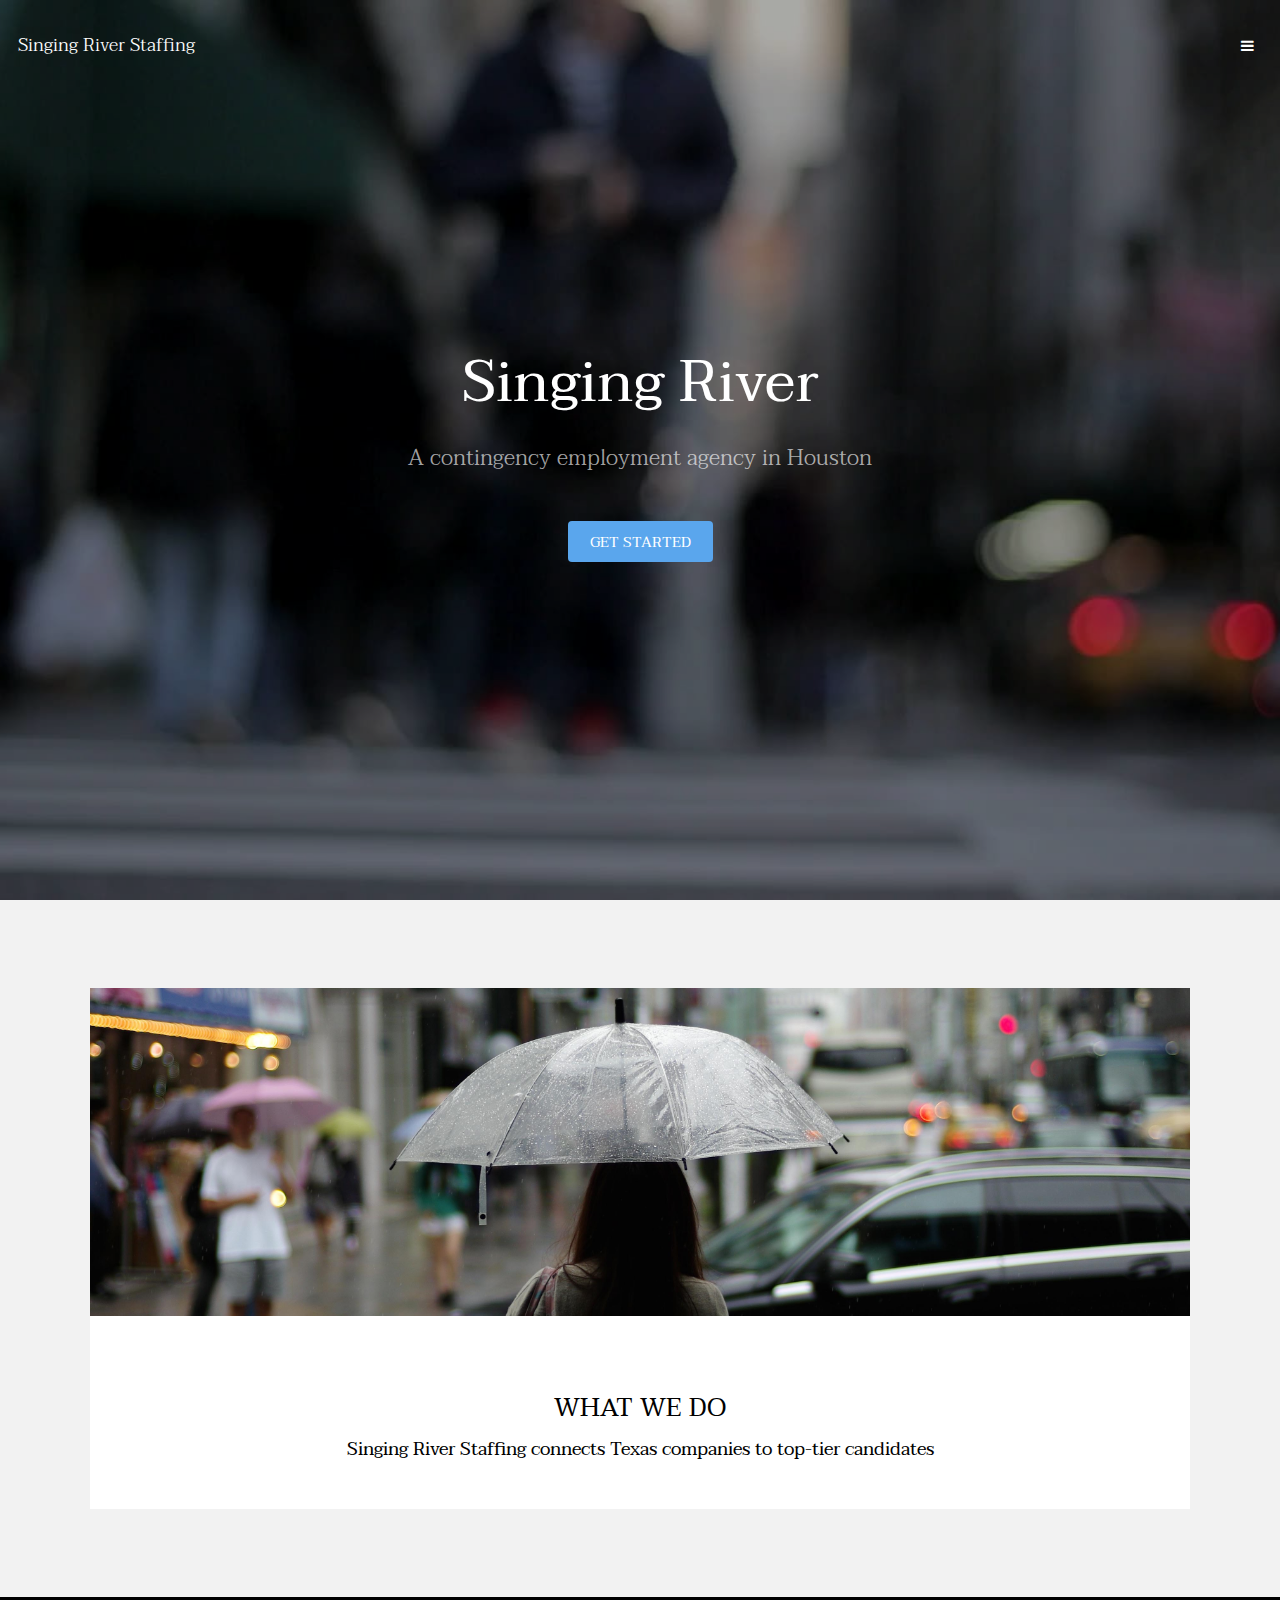
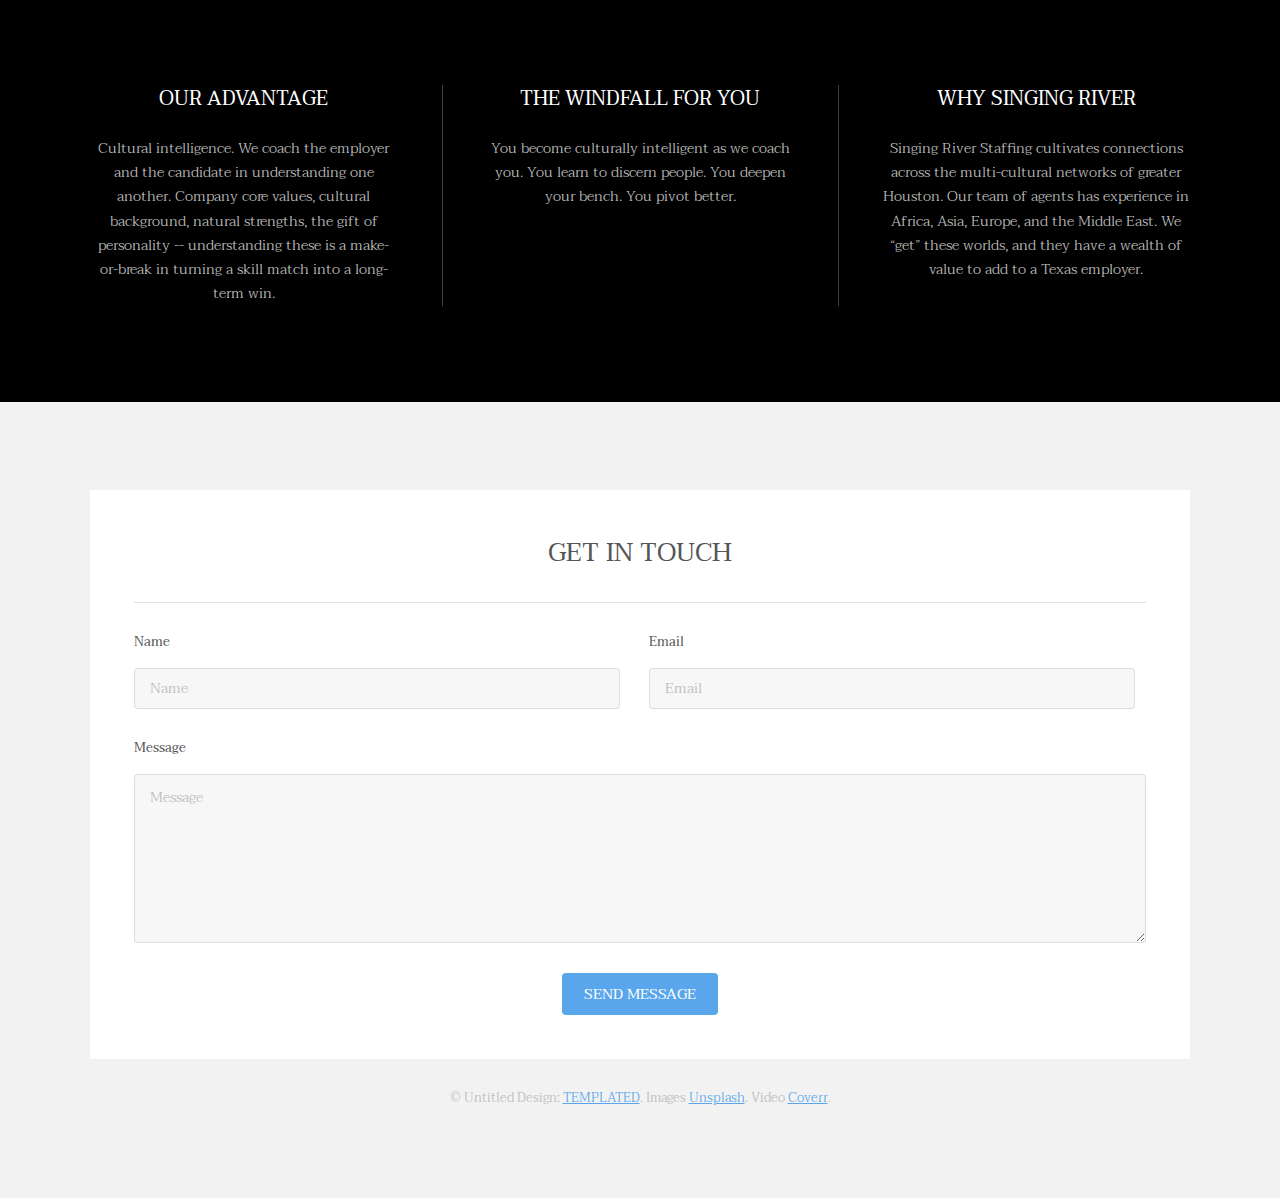
<file: index.html>
<!DOCTYPE HTML>
<!--
	Transitive by TEMPLATED
	templated.co @templatedco
	Released for free under the Creative Commons Attribution 3.0 license (templated.co/license)
-->
<html>
	<head>
		<title>Singing River Staffing</title>
		<meta charset="utf-8" />
		<meta name="viewport" content="width=device-width, initial-scale=1" />
		<link rel="stylesheet" href="assets/css/main.css" />
		<link rel="stylesheet" href="assets/css/styles.css" />
	</head>
	<body>

		<!-- Header -->
			<header id="header" class="alt">
				<div class="logo"><a href="index.html">Singing River Staffing</a></div>
				<a href="#menu" class="toggle"><span>Menu</span></a>
			</header>

		<!-- Nav -->
			<nav id="menu">
				<ul class="links">
					<li><a href="index.html">Home</a></li>
					<li><a href="forEmployers.html">For Employers</a></li>
					<li><a href="forCandidates.html">For Candidates</a></li>
				</ul>
			</nav>

		<!-- Banner -->
		<!--
			To use a video as your background, set data-video to the name of your video without
			its extension (eg. images/banner). Your video must be available in both .mp4 and .webm
			formats to work correctly.
		-->
			<section id="banner" data-video="images/banner">
				<div class="inner">
					<h1>Singing River</h1>
					<p>
						A contingency employment agency in Houston
					 </p>
					<a href="#one" class="button special scrolly">Get Started</a>
				</div>
			</section>

		<!-- One -->
			<section id="one" class="wrapper style2">
				<div class="inner">
					<div>
						<div class="box">
							<div class="image fit">
								<img src="images/pic01.jpg" alt="" />
							</div>
							<div class="content">
								<header class="align-center">
									<h2>What We Do</h2>
									<p><strong>Singing River Staffing connects Texas 
										companies to top-tier candidates</strong></p>
								</header>
							</div>
						</div>
					</div>
				</div>
			</section>

		<!-- Two -->
			<section id="two" class="wrapper style3">
				<div class="inner">
					<div id="flexgrid">
						<div>
							<header>
								<h3>Our Advantage</h3>
							</header>
							<p>Cultural intelligence. We coach the employer and the candidate in understanding one another. 
								Company core values, cultural background, natural strengths, the gift of personality -- 
								understanding these is a make-or-break in turning a skill match into a long-term win. </p>
						</div>
						<div>
							<header>
								<h3>The Windfall for you</h3>
							</header>
							<p>You become culturally intelligent as we coach you. 
								You learn to discern people. You deepen your bench. You pivot better.  </p>
						</div>
						<div>
							<header>
								<h3>Why Singing River</h3>
							</header>
							<p>Singing River Staffing cultivates connections across 
								the multi-cultural networks of greater Houston. 
								Our team of agents has experience in Africa, Asia, Europe, and the Middle East. 
								We “get” these worlds, and they have a wealth of value to add to a Texas employer.</p>
						</div>
					</div>
				</div>
			</section>

		<!-- Footer -->
			<footer id="footer" class="wrapper">
				<div class="inner">
					<section>
						<div class="box">
							<div class="content">
								<h2 class="align-center">Get in Touch</h2>
								<hr />
								<form action="https://formspree.io/meqrkeyj" method="POST">
									<div class="field half first">
										<label for="name">Name</label>
										<input name="name" id="name" type="text" placeholder="Name">
									</div>
									<div class="field half">
										<label for="email">Email</label>
										<input name="email" id="email" type="email" placeholder="Email">
									</div>

									<div class="field">
										<label for="message">Message</label>
										<textarea name="message" id="message" rows="6" placeholder="Message"></textarea>
									</div>
									<ul class="actions align-center">
										<li><input value="Send Message" class="button special" type="submit"></li>
									</ul>
								</form>
							</div>
						</div>
					</section>
					<div class="copyright">
						&copy; Untitled Design: <a href="https://templated.co/">TEMPLATED</a>. Images <a href="https://unsplash.com/">Unsplash</a>. Video <a href="http://coverr.co/">Coverr</a>.
					</div>
				</div>
			</footer>

		<!-- Scripts -->
			<script src="assets/js/jquery.min.js"></script>
			<script src="assets/js/jquery.scrolly.min.js"></script>
			<script src="assets/js/jquery.scrollex.min.js"></script>
			<script src="assets/js/skel.min.js"></script>
			<script src="assets/js/util.js"></script>
			<script src="assets/js/main.js"></script>

	</body>
</html>
</file>
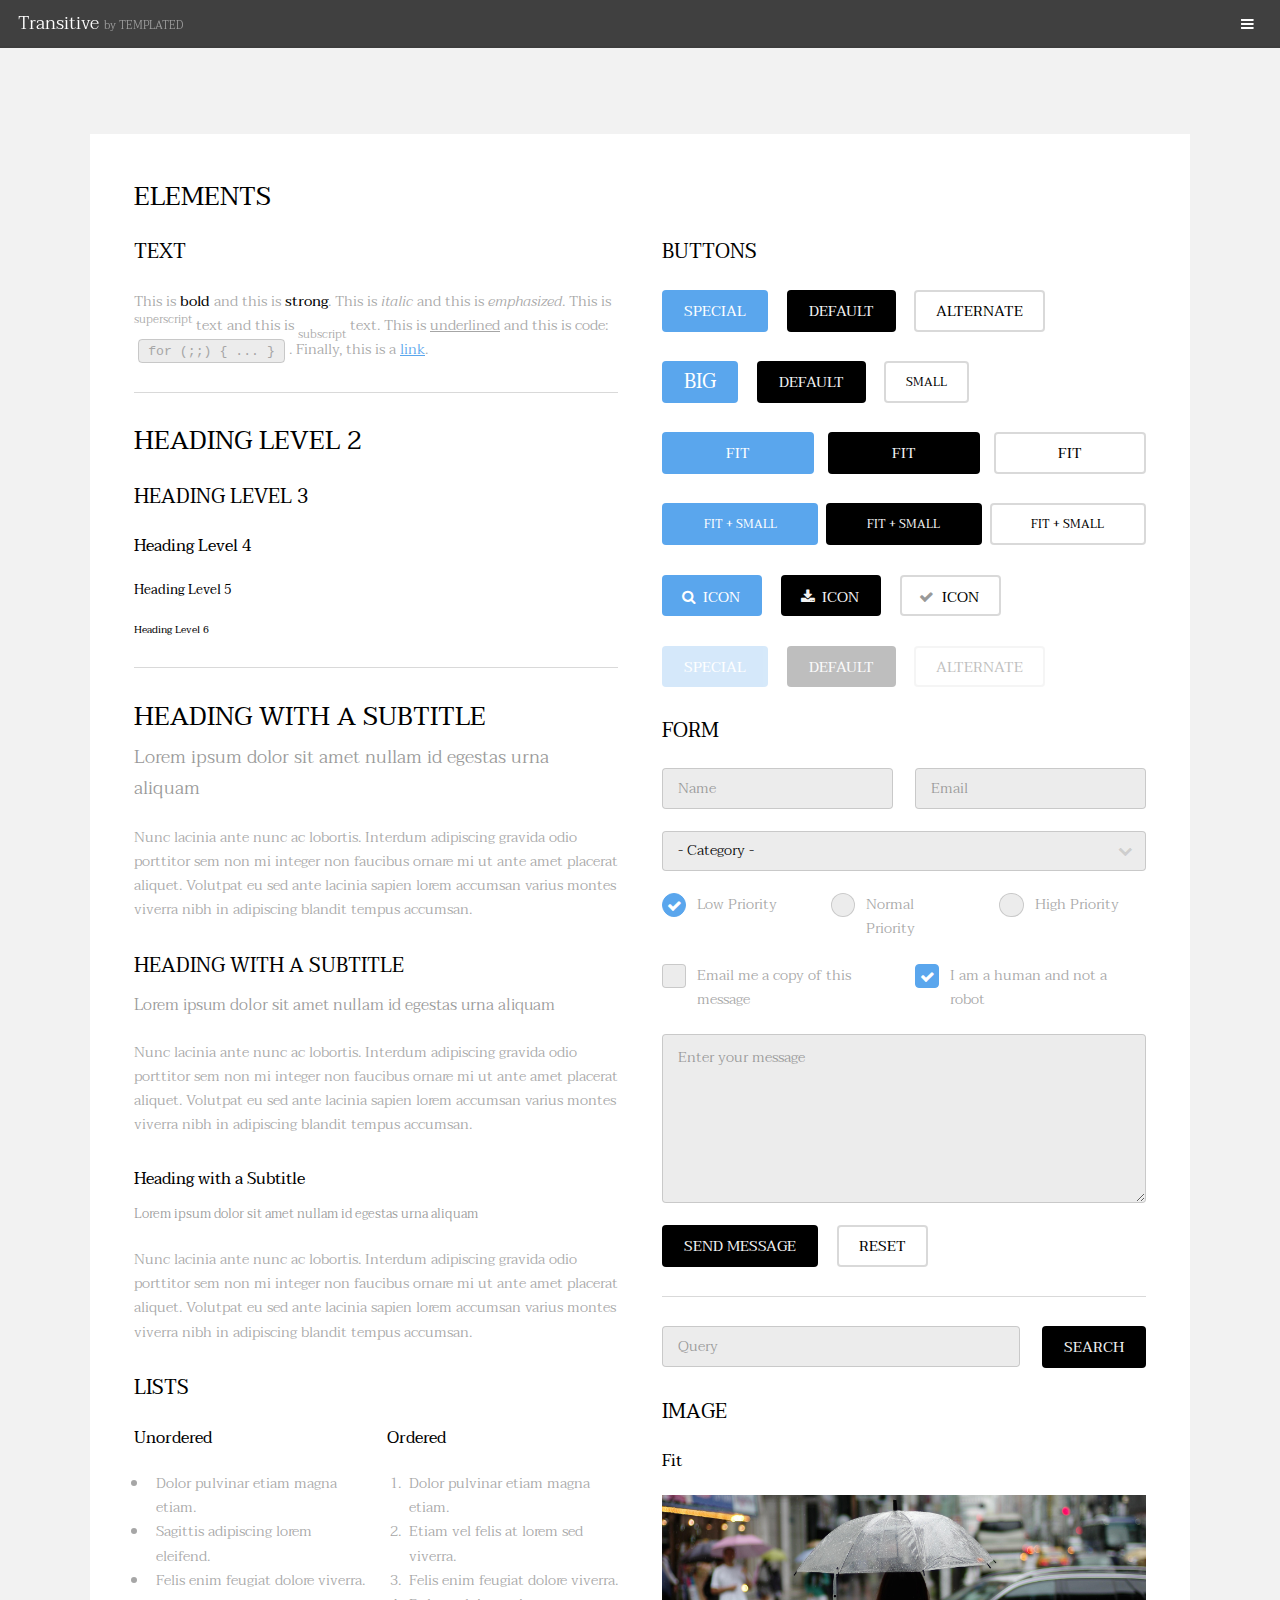
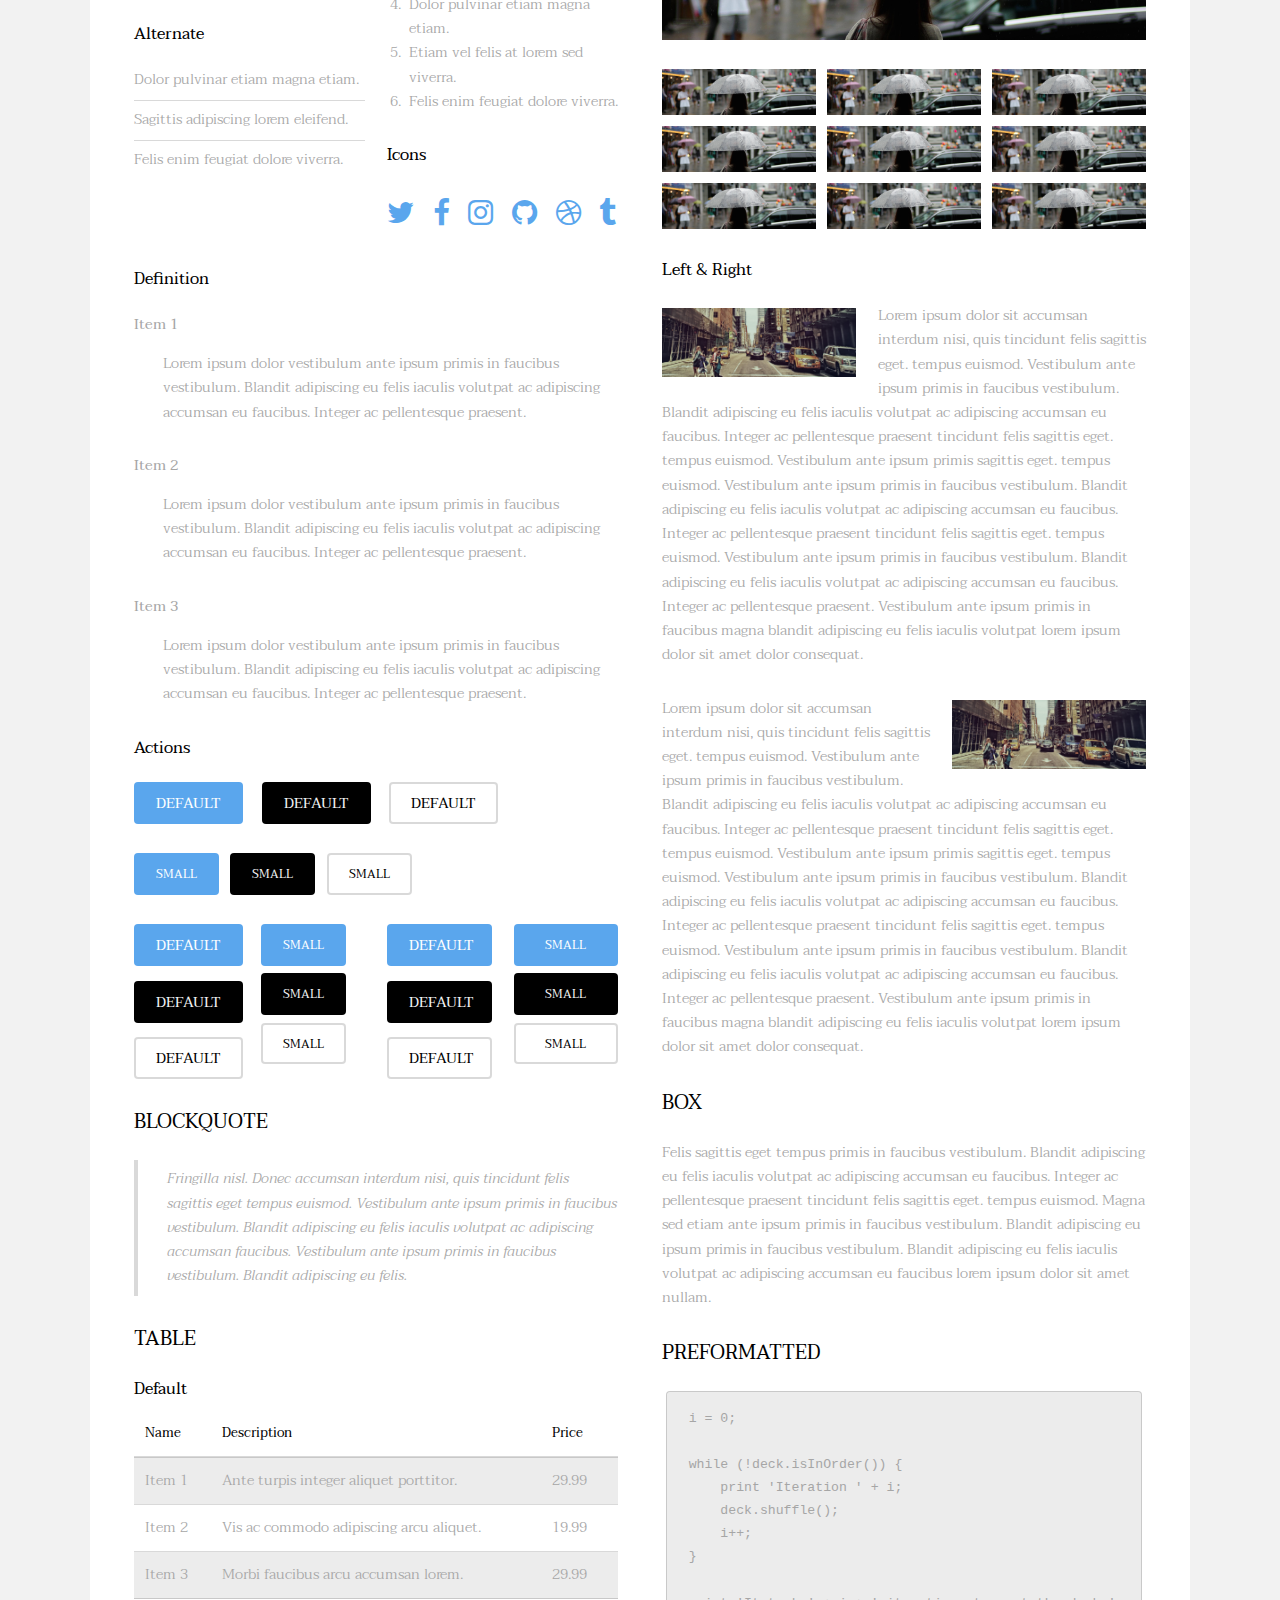
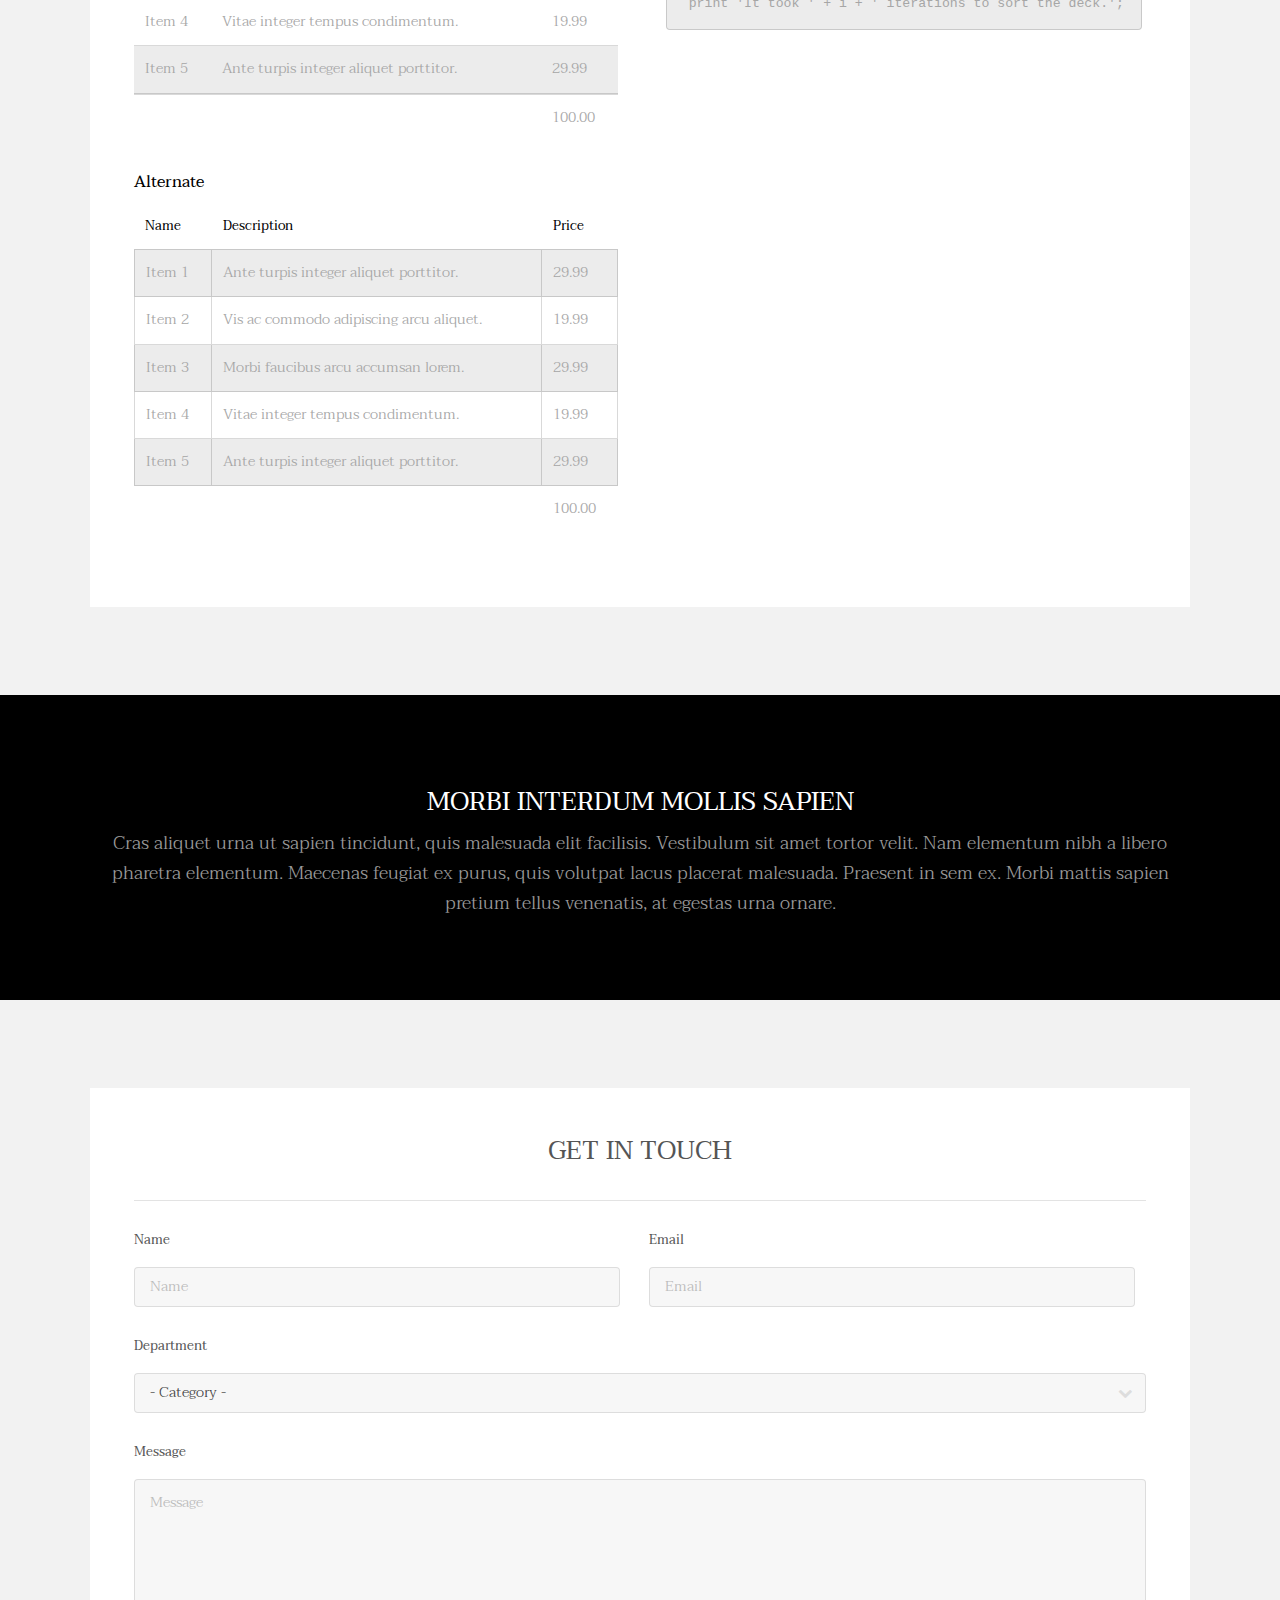
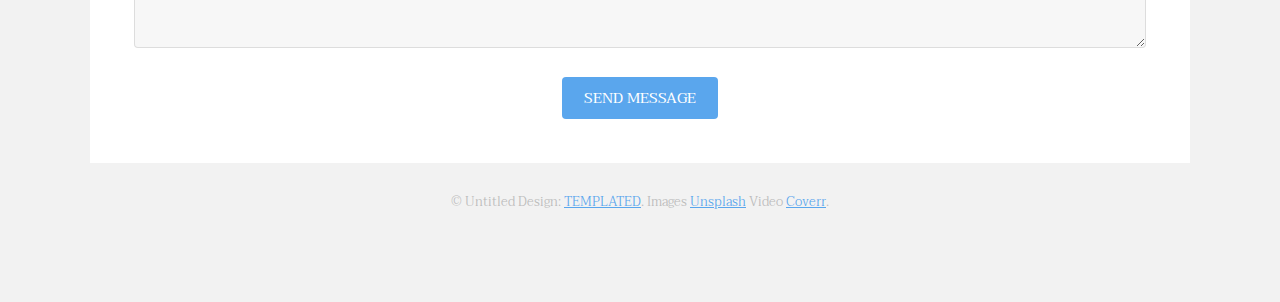
<file: elements.html>
<!DOCTYPE HTML>
<!--
	Transitive by TEMPLATED
	templated.co @templatedco
	Released for free under the Creative Commons Attribution 3.0 license (templated.co/license)
-->
<html>
	<head>
		<title>Elements - Transitive by TEMPLATED</title>
		<meta charset="utf-8" />
		<meta name="viewport" content="width=device-width, initial-scale=1" />
		<link rel="stylesheet" href="assets/css/main.css" />
	</head>
	<body class="subpage">

		<!-- Header -->
			<header id="header">
				<div class="logo"><a href="index.html">Transitive <span>by TEMPLATED</span></a></div>
				<a href="#menu" class="toggle"><span>Menu</span></a>
			</header>

		<!-- Nav -->
			<nav id="menu">
				<ul class="links">
					<li><a href="index.html">Home</a></li>
					<li><a href="generic.html">Generic</a></li>
					<li><a href="elements.html">Elements</a></li>
				</ul>
			</nav>

		<!-- One -->
			<section id="one" class="wrapper style2">
				<div class="inner">
					<div class="box">
					<div class="content">

					<!-- Elements -->
						<h2 id="elements">Elements</h2>
						<div class="row 200%">
							<div class="6u 12u$(medium)">

								<!-- Text stuff -->
									<h3>Text</h3>
									<p>This is <b>bold</b> and this is <strong>strong</strong>. This is <i>italic</i> and this is <em>emphasized</em>.
									This is <sup>superscript</sup> text and this is <sub>subscript</sub> text.
									This is <u>underlined</u> and this is code: <code>for (;;) { ... }</code>.
									Finally, this is a <a href="#">link</a>.</p>
									<hr />
									<h2>Heading Level 2</h2>
									<h3>Heading Level 3</h3>
									<h4>Heading Level 4</h4>
									<h5>Heading Level 5</h5>
									<h6>Heading Level 6</h6>
									<hr />
									<header>
										<h2>Heading with a Subtitle</h2>
										<p>Lorem ipsum dolor sit amet nullam id egestas urna aliquam</p>
									</header>
									<p>Nunc lacinia ante nunc ac lobortis. Interdum adipiscing gravida odio porttitor sem non mi integer non faucibus ornare mi ut ante amet placerat aliquet. Volutpat eu sed ante lacinia sapien lorem accumsan varius montes viverra nibh in adipiscing blandit tempus accumsan.</p>
									<header>
										<h3>Heading with a Subtitle</h3>
										<p>Lorem ipsum dolor sit amet nullam id egestas urna aliquam</p>
									</header>
									<p>Nunc lacinia ante nunc ac lobortis. Interdum adipiscing gravida odio porttitor sem non mi integer non faucibus ornare mi ut ante amet placerat aliquet. Volutpat eu sed ante lacinia sapien lorem accumsan varius montes viverra nibh in adipiscing blandit tempus accumsan.</p>
									<header>
										<h4>Heading with a Subtitle</h4>
										<p>Lorem ipsum dolor sit amet nullam id egestas urna aliquam</p>
									</header>
									<p>Nunc lacinia ante nunc ac lobortis. Interdum adipiscing gravida odio porttitor sem non mi integer non faucibus ornare mi ut ante amet placerat aliquet. Volutpat eu sed ante lacinia sapien lorem accumsan varius montes viverra nibh in adipiscing blandit tempus accumsan.</p>

								<!-- Lists -->
									<h3>Lists</h3>
									<div class="row">
										<div class="6u 12u$(small)">

											<h4>Unordered</h4>
											<ul>
												<li>Dolor pulvinar etiam magna etiam.</li>
												<li>Sagittis adipiscing lorem eleifend.</li>
												<li>Felis enim feugiat dolore viverra.</li>
											</ul>

											<h4>Alternate</h4>
											<ul class="alt">
												<li>Dolor pulvinar etiam magna etiam.</li>
												<li>Sagittis adipiscing lorem eleifend.</li>
												<li>Felis enim feugiat dolore viverra.</li>
											</ul>

										</div>
										<div class="6u$ 12u$(small)">

											<h4>Ordered</h4>
											<ol>
												<li>Dolor pulvinar etiam magna etiam.</li>
												<li>Etiam vel felis at lorem sed viverra.</li>
												<li>Felis enim feugiat dolore viverra.</li>
												<li>Dolor pulvinar etiam magna etiam.</li>
												<li>Etiam vel felis at lorem sed viverra.</li>
												<li>Felis enim feugiat dolore viverra.</li>
											</ol>

											<h4>Icons</h4>
											<ul class="icons">
												<li><a href="#" class="icon fa-twitter"><span class="label">Twitter</span></a></li>
												<li><a href="#" class="icon fa-facebook"><span class="label">Facebook</span></a></li>
												<li><a href="#" class="icon fa-instagram"><span class="label">Instagram</span></a></li>
												<li><a href="#" class="icon fa-github"><span class="label">Github</span></a></li>
												<li><a href="#" class="icon fa-dribbble"><span class="label">Dribbble</span></a></li>
												<li><a href="#" class="icon fa-tumblr"><span class="label">Tumblr</span></a></li>
											</ul>

										</div>
									</div>
									<h4>Definition</h4>
									<dl>
										<dt>Item 1</dt>
										<dd>
											<p>Lorem ipsum dolor vestibulum ante ipsum primis in faucibus vestibulum. Blandit adipiscing eu felis iaculis volutpat ac adipiscing accumsan eu faucibus. Integer ac pellentesque praesent.</p>
										</dd>
										<dt>Item 2</dt>
										<dd>
											<p>Lorem ipsum dolor vestibulum ante ipsum primis in faucibus vestibulum. Blandit adipiscing eu felis iaculis volutpat ac adipiscing accumsan eu faucibus. Integer ac pellentesque praesent.</p>
										</dd>
										<dt>Item 3</dt>
										<dd>
											<p>Lorem ipsum dolor vestibulum ante ipsum primis in faucibus vestibulum. Blandit adipiscing eu felis iaculis volutpat ac adipiscing accumsan eu faucibus. Integer ac pellentesque praesent.</p>
										</dd>
									</dl>

									<h4>Actions</h4>
									<ul class="actions">
										<li><a href="#" class="button special">Default</a></li>
										<li><a href="#" class="button">Default</a></li>
										<li><a href="#" class="button alt">Default</a></li>
									</ul>
									<ul class="actions small">
										<li><a href="#" class="button special small">Small</a></li>
										<li><a href="#" class="button small">Small</a></li>
										<li><a href="#" class="button alt small">Small</a></li>
									</ul>
									<div class="row">
										<div class="3u 12u$(small)">
											<ul class="actions vertical">
												<li><a href="#" class="button special">Default</a></li>
												<li><a href="#" class="button">Default</a></li>
												<li><a href="#" class="button alt">Default</a></li>
											</ul>
										</div>
										<div class="3u 12u$(small)">
											<ul class="actions vertical small">
												<li><a href="#" class="button special small">Small</a></li>
												<li><a href="#" class="button small">Small</a></li>
												<li><a href="#" class="button alt small">Small</a></li>
											</ul>
										</div>
										<div class="3u 12u$(small)">
											<ul class="actions vertical">
												<li><a href="#" class="button special fit">Default</a></li>
												<li><a href="#" class="button fit">Default</a></li>
												<li><a href="#" class="button alt fit">Default</a></li>
											</ul>
										</div>
										<div class="3u$ 12u$(small)">
											<ul class="actions vertical small">
												<li><a href="#" class="button special small fit">Small</a></li>
												<li><a href="#" class="button small fit">Small</a></li>
												<li><a href="#" class="button alt small fit">Small</a></li>
											</ul>
										</div>
									</div>

								<!-- Blockquote -->
									<h3>Blockquote</h3>
									<blockquote>Fringilla nisl. Donec accumsan interdum nisi, quis tincidunt felis sagittis eget tempus euismod. Vestibulum ante ipsum primis in faucibus vestibulum. Blandit adipiscing eu felis iaculis volutpat ac adipiscing accumsan faucibus. Vestibulum ante ipsum primis in faucibus vestibulum. Blandit adipiscing eu felis.</blockquote>

								<!-- Table -->
									<h3>Table</h3>

									<h4>Default</h4>
									<div class="table-wrapper">
										<table>
											<thead>
												<tr>
													<th>Name</th>
													<th>Description</th>
													<th>Price</th>
												</tr>
											</thead>
											<tbody>
												<tr>
													<td>Item 1</td>
													<td>Ante turpis integer aliquet porttitor.</td>
													<td>29.99</td>
												</tr>
												<tr>
													<td>Item 2</td>
													<td>Vis ac commodo adipiscing arcu aliquet.</td>
													<td>19.99</td>
												</tr>
												<tr>
													<td>Item 3</td>
													<td> Morbi faucibus arcu accumsan lorem.</td>
													<td>29.99</td>
												</tr>
												<tr>
													<td>Item 4</td>
													<td>Vitae integer tempus condimentum.</td>
													<td>19.99</td>
												</tr>
												<tr>
													<td>Item 5</td>
													<td>Ante turpis integer aliquet porttitor.</td>
													<td>29.99</td>
												</tr>
											</tbody>
											<tfoot>
												<tr>
													<td colspan="2"></td>
													<td>100.00</td>
												</tr>
											</tfoot>
										</table>
									</div>

									<h4>Alternate</h4>
									<div class="table-wrapper">
										<table class="alt">
											<thead>
												<tr>
													<th>Name</th>
													<th>Description</th>
													<th>Price</th>
												</tr>
											</thead>
											<tbody>
												<tr>
													<td>Item 1</td>
													<td>Ante turpis integer aliquet porttitor.</td>
													<td>29.99</td>
												</tr>
												<tr>
													<td>Item 2</td>
													<td>Vis ac commodo adipiscing arcu aliquet.</td>
													<td>19.99</td>
												</tr>
												<tr>
													<td>Item 3</td>
													<td> Morbi faucibus arcu accumsan lorem.</td>
													<td>29.99</td>
												</tr>
												<tr>
													<td>Item 4</td>
													<td>Vitae integer tempus condimentum.</td>
													<td>19.99</td>
												</tr>
												<tr>
													<td>Item 5</td>
													<td>Ante turpis integer aliquet porttitor.</td>
													<td>29.99</td>
												</tr>
											</tbody>
											<tfoot>
												<tr>
													<td colspan="2"></td>
													<td>100.00</td>
												</tr>
											</tfoot>
										</table>
									</div>

							</div>
							<div class="6u$ 12u$(medium)">

								<!-- Buttons -->
									<h3>Buttons</h3>
									<ul class="actions">
										<li><a href="#" class="button special">Special</a></li>
										<li><a href="#" class="button">Default</a></li>
										<li><a href="#" class="button alt">Alternate</a></li>
									</ul>
									<ul class="actions">
										<li><a href="#" class="button special big">Big</a></li>
										<li><a href="#" class="button">Default</a></li>
										<li><a href="#" class="button alt small">Small</a></li>
									</ul>
									<ul class="actions fit">
										<li><a href="#" class="button special fit">Fit</a></li>
										<li><a href="#" class="button fit">Fit</a></li>
										<li><a href="#" class="button alt fit">Fit</a></li>
									</ul>
									<ul class="actions fit small">
										<li><a href="#" class="button special fit small">Fit + Small</a></li>
										<li><a href="#" class="button fit small">Fit + Small</a></li>
										<li><a href="#" class="button alt fit small">Fit + Small</a></li>
									</ul>
									<ul class="actions">
										<li><a href="#" class="button special icon fa-search">Icon</a></li>
										<li><a href="#" class="button icon fa-download">Icon</a></li>
										<li><a href="#" class="button alt icon fa-check">Icon</a></li>
									</ul>
									<ul class="actions">
										<li><span class="button special disabled">Special</span></li>
										<li><span class="button disabled">Default</span></li>
										<li><span class="button alt disabled">Alternate</span></li>
									</ul>

								<!-- Form -->
									<h3>Form</h3>

									<form method="post" action="#">
										<div class="row uniform">
											<div class="6u 12u$(xsmall)">
												<input type="text" name="demo-name" id="demo-name" value="" placeholder="Name" />
											</div>
											<div class="6u$ 12u$(xsmall)">
												<input type="email" name="demo-email" id="demo-email" value="" placeholder="Email" />
											</div>
											<!-- Break -->
											<div class="12u$">
												<div class="select-wrapper">
													<select name="demo-category" id="demo-category">
														<option value="">- Category -</option>
														<option value="1">Manufacturing</option>
														<option value="1">Shipping</option>
														<option value="1">Administration</option>
														<option value="1">Human Resources</option>
													</select>
												</div>
											</div>
											<!-- Break -->
											<div class="4u 12u$(small)">
												<input type="radio" id="demo-priority-low" name="demo-priority" checked>
												<label for="demo-priority-low">Low Priority</label>
											</div>
											<div class="4u 12u$(small)">
												<input type="radio" id="demo-priority-normal" name="demo-priority">
												<label for="demo-priority-normal">Normal Priority</label>
											</div>
											<div class="4u$ 12u$(small)">
												<input type="radio" id="demo-priority-high" name="demo-priority">
												<label for="demo-priority-high">High Priority</label>
											</div>
											<!-- Break -->
											<div class="6u 12u$(small)">
												<input type="checkbox" id="demo-copy" name="demo-copy">
												<label for="demo-copy">Email me a copy of this message</label>
											</div>
											<div class="6u$ 12u$(small)">
												<input type="checkbox" id="demo-human" name="demo-human" checked>
												<label for="demo-human">I am a human and not a robot</label>
											</div>
											<!-- Break -->
											<div class="12u$">
												<textarea name="demo-message" id="demo-message" placeholder="Enter your message" rows="6"></textarea>
											</div>
											<!-- Break -->
											<div class="12u$">
												<ul class="actions">
													<li><input type="submit" value="Send Message" /></li>
													<li><input type="reset" value="Reset" class="alt" /></li>
												</ul>
											</div>
										</div>
									</form>

									<hr />

									<form method="post" action="#">
										<div class="row uniform">
											<div class="9u 12u$(small)">
												<input type="text" name="query" id="query" value="" placeholder="Query" />
											</div>
											<div class="3u$ 12u$(small)">
												<input type="submit" value="Search" class="fit" />
											</div>
										</div>
									</form>

								<!-- Image -->
									<h3>Image</h3>

									<h4>Fit</h4>
									<span class="image fit"><img src="images/pic01.jpg" alt="" /></span>
									<div class="box alt">
										<div class="row 50% uniform">
											<div class="4u"><span class="image fit"><img src="images/pic01.jpg" alt="" /></span></div>
											<div class="4u"><span class="image fit"><img src="images/pic01.jpg" alt="" /></span></div>
											<div class="4u$"><span class="image fit"><img src="images/pic01.jpg" alt="" /></span></div>
											<!-- Break -->
											<div class="4u"><span class="image fit"><img src="images/pic01.jpg" alt="" /></span></div>
											<div class="4u"><span class="image fit"><img src="images/pic01.jpg" alt="" /></span></div>
											<div class="4u$"><span class="image fit"><img src="images/pic01.jpg" alt="" /></span></div>
											<!-- Break -->
											<div class="4u"><span class="image fit"><img src="images/pic01.jpg" alt="" /></span></div>
											<div class="4u"><span class="image fit"><img src="images/pic01.jpg" alt="" /></span></div>
											<div class="4u$"><span class="image fit"><img src="images/pic01.jpg" alt="" /></span></div>
										</div>
									</div>

									<h4>Left &amp; Right</h4>
									<p><span class="image left"><img src="images/pic02.jpg" alt="" /></span>Lorem ipsum dolor sit accumsan interdum nisi, quis tincidunt felis sagittis eget. tempus euismod. Vestibulum ante ipsum primis in faucibus vestibulum. Blandit adipiscing eu felis iaculis volutpat ac adipiscing accumsan eu faucibus. Integer ac pellentesque praesent tincidunt felis sagittis eget. tempus euismod. Vestibulum ante ipsum primis sagittis eget. tempus euismod. Vestibulum ante ipsum primis in faucibus vestibulum. Blandit adipiscing eu felis iaculis volutpat ac adipiscing accumsan eu faucibus. Integer ac pellentesque praesent tincidunt felis sagittis eget. tempus euismod. Vestibulum ante ipsum primis in faucibus vestibulum. Blandit adipiscing eu felis iaculis volutpat ac adipiscing accumsan eu faucibus. Integer ac pellentesque praesent. Vestibulum ante ipsum primis in faucibus magna blandit adipiscing eu felis iaculis volutpat lorem ipsum dolor sit amet dolor consequat.</p>
									<p><span class="image right"><img src="images/pic02.jpg" alt="" /></span>Lorem ipsum dolor sit accumsan interdum nisi, quis tincidunt felis sagittis eget. tempus euismod. Vestibulum ante ipsum primis in faucibus vestibulum. Blandit adipiscing eu felis iaculis volutpat ac adipiscing accumsan eu faucibus. Integer ac pellentesque praesent tincidunt felis sagittis eget. tempus euismod. Vestibulum ante ipsum primis sagittis eget. tempus euismod. Vestibulum ante ipsum primis in faucibus vestibulum. Blandit adipiscing eu felis iaculis volutpat ac adipiscing accumsan eu faucibus. Integer ac pellentesque praesent tincidunt felis sagittis eget. tempus euismod. Vestibulum ante ipsum primis in faucibus vestibulum. Blandit adipiscing eu felis iaculis volutpat ac adipiscing accumsan eu faucibus. Integer ac pellentesque praesent. Vestibulum ante ipsum primis in faucibus magna blandit adipiscing eu felis iaculis volutpat lorem ipsum dolor sit amet dolor consequat.</p>

								<!-- Box -->
									<h3>Box</h3>
									<div class="box">
										<p>Felis sagittis eget tempus primis in faucibus vestibulum. Blandit adipiscing eu felis iaculis volutpat ac adipiscing accumsan eu faucibus. Integer ac pellentesque praesent tincidunt felis sagittis eget. tempus euismod. Magna sed etiam ante ipsum primis in faucibus vestibulum. Blandit adipiscing eu ipsum primis in faucibus vestibulum. Blandit adipiscing eu felis iaculis volutpat ac adipiscing accumsan eu faucibus lorem ipsum dolor sit amet nullam.</p>
									</div>

								<!-- Preformatted Code -->
									<h3>Preformatted</h3>
									<pre><code>i = 0;

while (!deck.isInOrder()) {
    print 'Iteration ' + i;
    deck.shuffle();
    i++;
}

print 'It took ' + i + ' iterations to sort the deck.';
</code></pre>

							</div>
						</div>
						</div>
					</div>
				</div>
			</section>

		<!-- Four -->
			<section id="four" class="wrapper style3">
				<div class="inner">

					<header class="align-center">
						<h2>Morbi interdum mollis sapien</h2>
						<p>Cras aliquet urna ut sapien tincidunt, quis malesuada elit facilisis. Vestibulum sit amet tortor velit. Nam elementum nibh a libero pharetra elementum. Maecenas feugiat ex purus, quis volutpat lacus placerat malesuada. Praesent in sem ex. Morbi mattis sapien pretium tellus venenatis, at egestas urna ornare.</p>
					</header>

				</div>
			</section>

		<!-- Footer -->
			<footer id="footer" class="wrapper">
				<div class="inner">
					<section>
						<div class="box">
							<div class="content">
								<h2 class="align-center">Get in Touch</h2>
								<hr />
								<form action="#" method="post">
									<div class="field half first">
										<label for="name">Name</label>
										<input name="name" id="name" type="text" placeholder="Name">
									</div>
									<div class="field half">
										<label for="email">Email</label>
										<input name="email" id="email" type="email" placeholder="Email">
									</div>
									<div class="field">
										<label for="dept">Department</label>
										<div class="select-wrapper">
											<select name="dept" id="dept">
												<option value="">- Category -</option>
												<option value="1">Manufacturing</option>
												<option value="1">Shipping</option>
												<option value="1">Administration</option>
												<option value="1">Human Resources</option>
											</select>
										</div>
									</div>
									<div class="field">
										<label for="message">Message</label>
										<textarea name="message" id="message" rows="6" placeholder="Message"></textarea>
									</div>
									<ul class="actions align-center">
										<li><input value="Send Message" class="button special" type="submit"></li>
									</ul>
								</form>
							</div>
						</div>
					</section>
					<div class="copyright">
						&copy; Untitled Design: <a href="https://templated.co/">TEMPLATED</a>. Images <a href="https://unsplash.com/">Unsplash</a> Video <a href="http://coverr.co/">Coverr</a>.
					</div>
				</div>
			</footer>

		<!-- Scripts -->
			<script src="assets/js/jquery.min.js"></script>
			<script src="assets/js/jquery.scrolly.min.js"></script>
			<script src="assets/js/jquery.scrollex.min.js"></script>
			<script src="assets/js/skel.min.js"></script>
			<script src="assets/js/util.js"></script>
			<script src="assets/js/main.js"></script>

	</body>
</html>
</file>
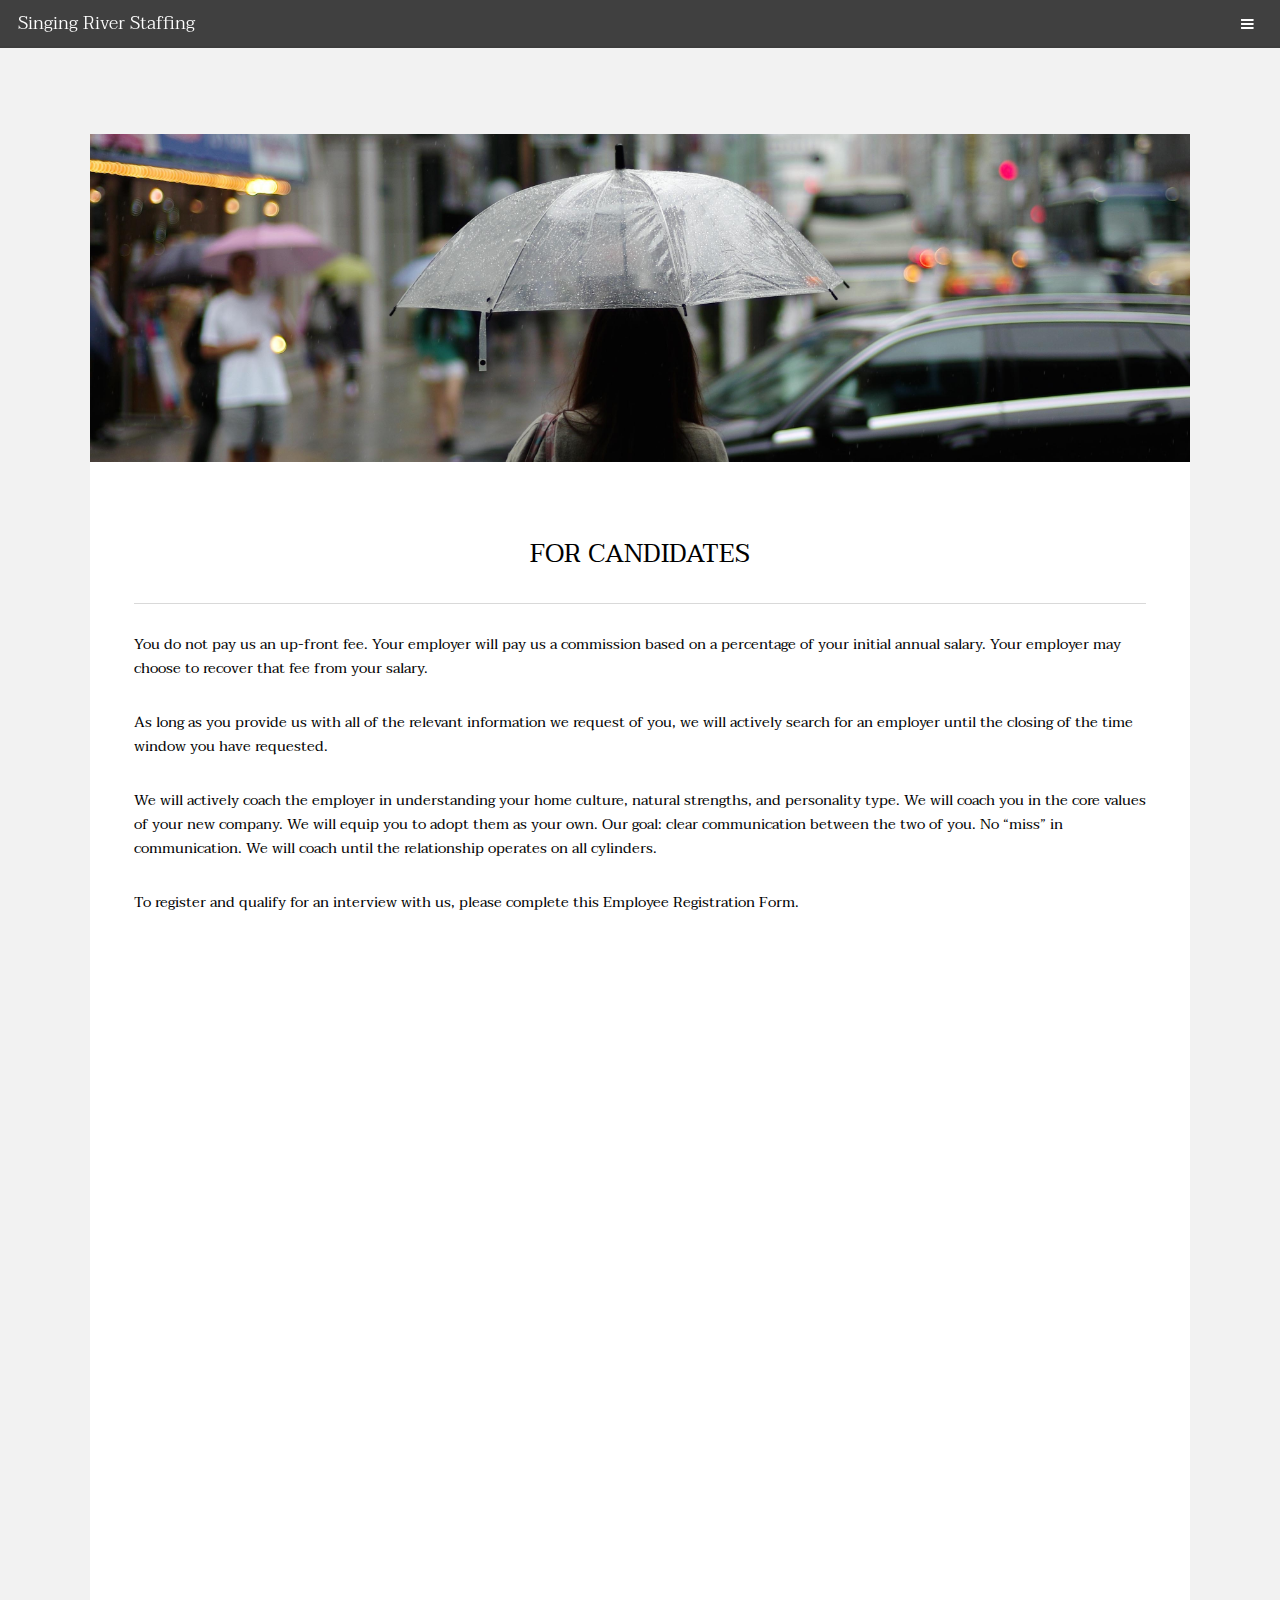
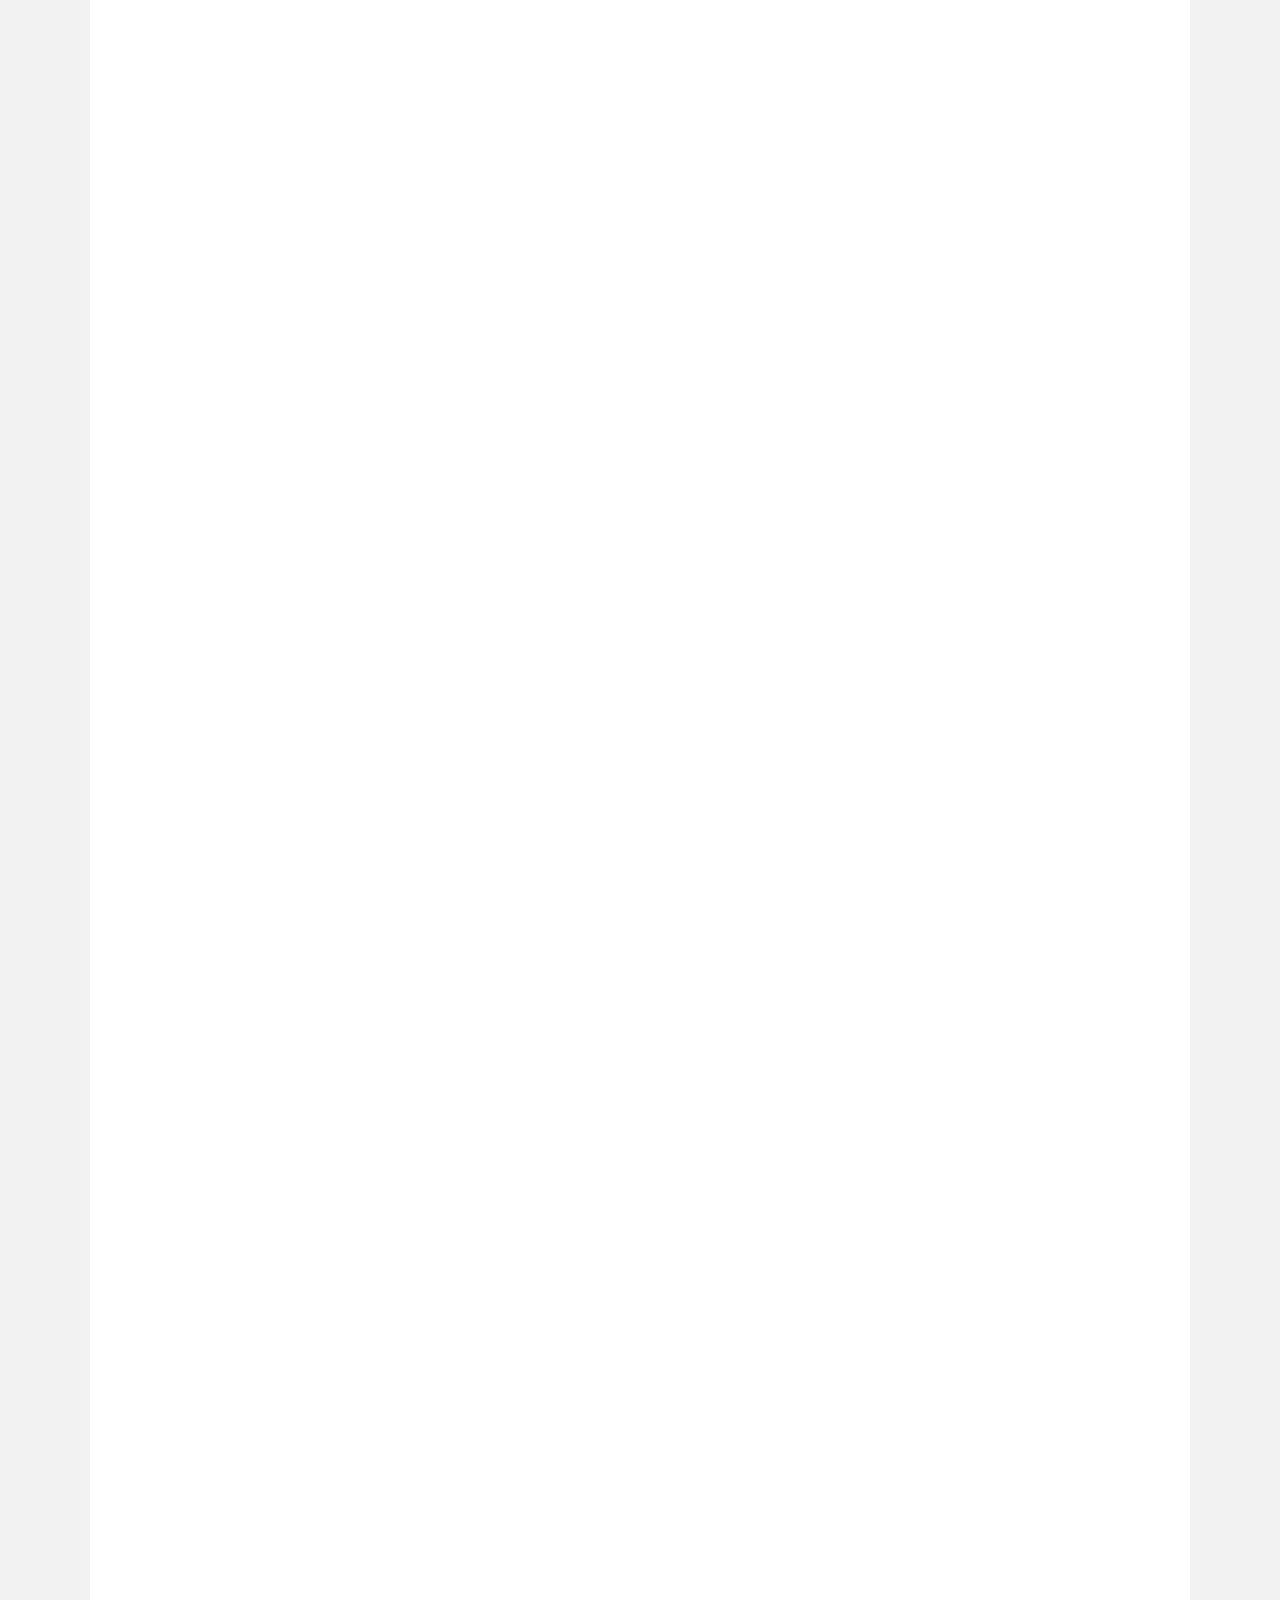
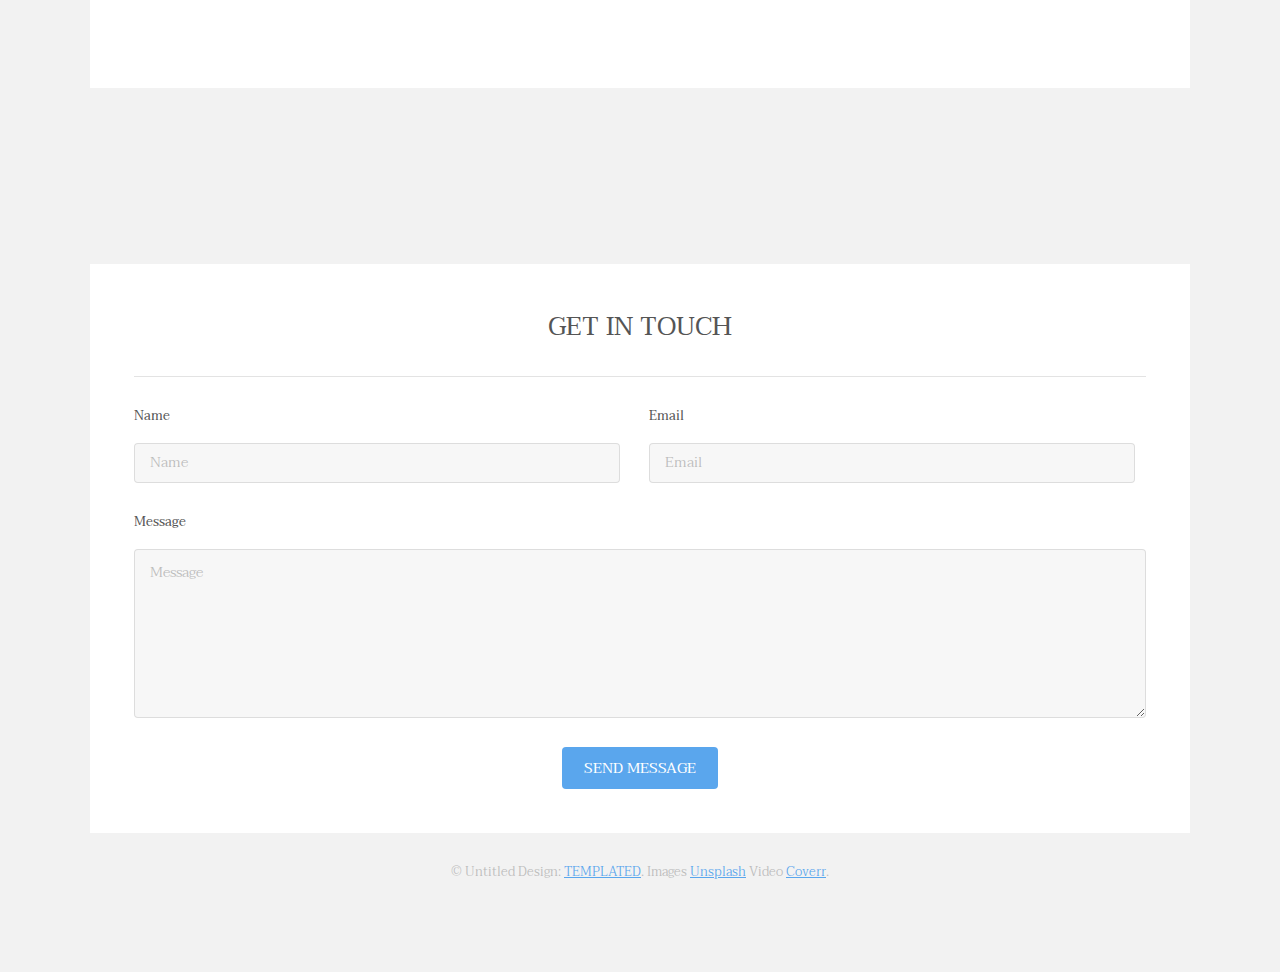
<file: forCandidates.html>
<!DOCTYPE HTML>
<!--
	Transitive by TEMPLATED
	templated.co @templatedco
	Released for free under the Creative Commons Attribution 3.0 license (templated.co/license)
-->
<html>
	<head>
		<title>Singing River Staffing || For Candidates</title>
		<meta charset="utf-8" />
		<meta name="viewport" content="width=device-width, initial-scale=1" />
		<link rel="stylesheet" href="assets/css/main.css" />
		<link rel="stylesheet" href="assets/css/styles.css" />
	</head>
	<body class="subpage">

		<!-- Header -->
			<header id="header">
				<div class="logo"><a href="index.html">Singing River Staffing</a></div>
				<a href="#menu" class="toggle"><span>Menu</span></a>
			</header>

		<!-- Nav -->
			<nav id="menu">
				<ul class="links">
					<li><a href="index.html">Home</a></li>
					<li><a href="forEmployers.html">For Employers</a></li>
					<li><a href="forCandidates.html">For Candidates</a></li>
				</ul>
			</nav>

		<!-- One -->
			<section id="one" class="wrapper style2">
				<div class="inner">
					<div class="box">
						<div class="image fit">
							<img src="images/pic01.jpg" alt="" />
						</div>
						<div class="content">
							<header class="align-center">
								<h2>For Candidates</h2>
								<!-- <p>maecenas feugiat ex purus, quis volutpat lacus placerat</p> -->
							</header>
							<hr /><strong>
							<p>You do not pay us an up-front fee. Your employer will pay us a commission based 
                                on a percentage of your initial annual salary. 
                                Your employer may choose to recover that fee from your salary.</p>
                            <p>As long as you provide us with all of the relevant information we request of you, 
                                we will actively search for an employer until the closing of the time window you have requested. </p>
                            <p>We will actively coach the employer in understanding your home culture, 
                                natural strengths, and personality type. 
                                We will coach you in the core values of your new company. 
                                We will equip you to adopt them as your own. 
                                Our goal: clear communication between the two of you. 
                                No “miss” in communication. We will coach until the relationship operates on 
                                all cylinders. </p>
                            <p>To register and qualify for an interview with us, 
								please complete this Employee Registration Form. </p></strong>
								<div class="container-1">
								<iframe src="https://docs.google.com/forms/d/e/1FAIpQLSdQwxSGMvAwc4opJbbLhCxDHpAp81SNcntHIIt1t2yc8APS6A/viewform?embedded=true" 
								width="640" height="2300" frameborder="0" marginheight="0" marginwidth="0">Loading…</iframe>
							</div>
						</div>
					</div>
				</div>
			</section>
		<!-- Footer -->
			<footer id="footer" class="wrapper">
				<div class="inner">
					<section>
						<div class="box">
							<div class="content">
								<h2 class="align-center">Get in Touch</h2>
								<hr />
								<form action="#" method="post">
									<div class="field half first">
										<label for="name">Name</label>
										<input name="name" id="name" type="text" placeholder="Name">
									</div>
									<div class="field half">
										<label for="email">Email</label>
										<input name="email" id="email" type="email" placeholder="Email">
									</div>
									<div class="field">
										<label for="message">Message</label>
										<textarea name="message" id="message" rows="6" placeholder="Message"></textarea>
									</div>
									<ul class="actions align-center">
										<li><input value="Send Message" class="button special" type="submit"></li>
									</ul>
								</form>
							</div>
						</div>
					</section>
					<div class="copyright">
						&copy; Untitled Design: <a href="https://templated.co/">TEMPLATED</a>. Images <a href="https://unsplash.com/">Unsplash</a> Video <a href="http://coverr.co/">Coverr</a>.
					</div>
				</div>
			</footer>

		<!-- Scripts -->
			<script src="assets/js/jquery.min.js"></script>
			<script src="assets/js/jquery.scrolly.min.js"></script>
			<script src="assets/js/jquery.scrollex.min.js"></script>
			<script src="assets/js/skel.min.js"></script>
			<script src="assets/js/util.js"></script>
			<script src="assets/js/main.js"></script>

	</body>
</html>
</file>
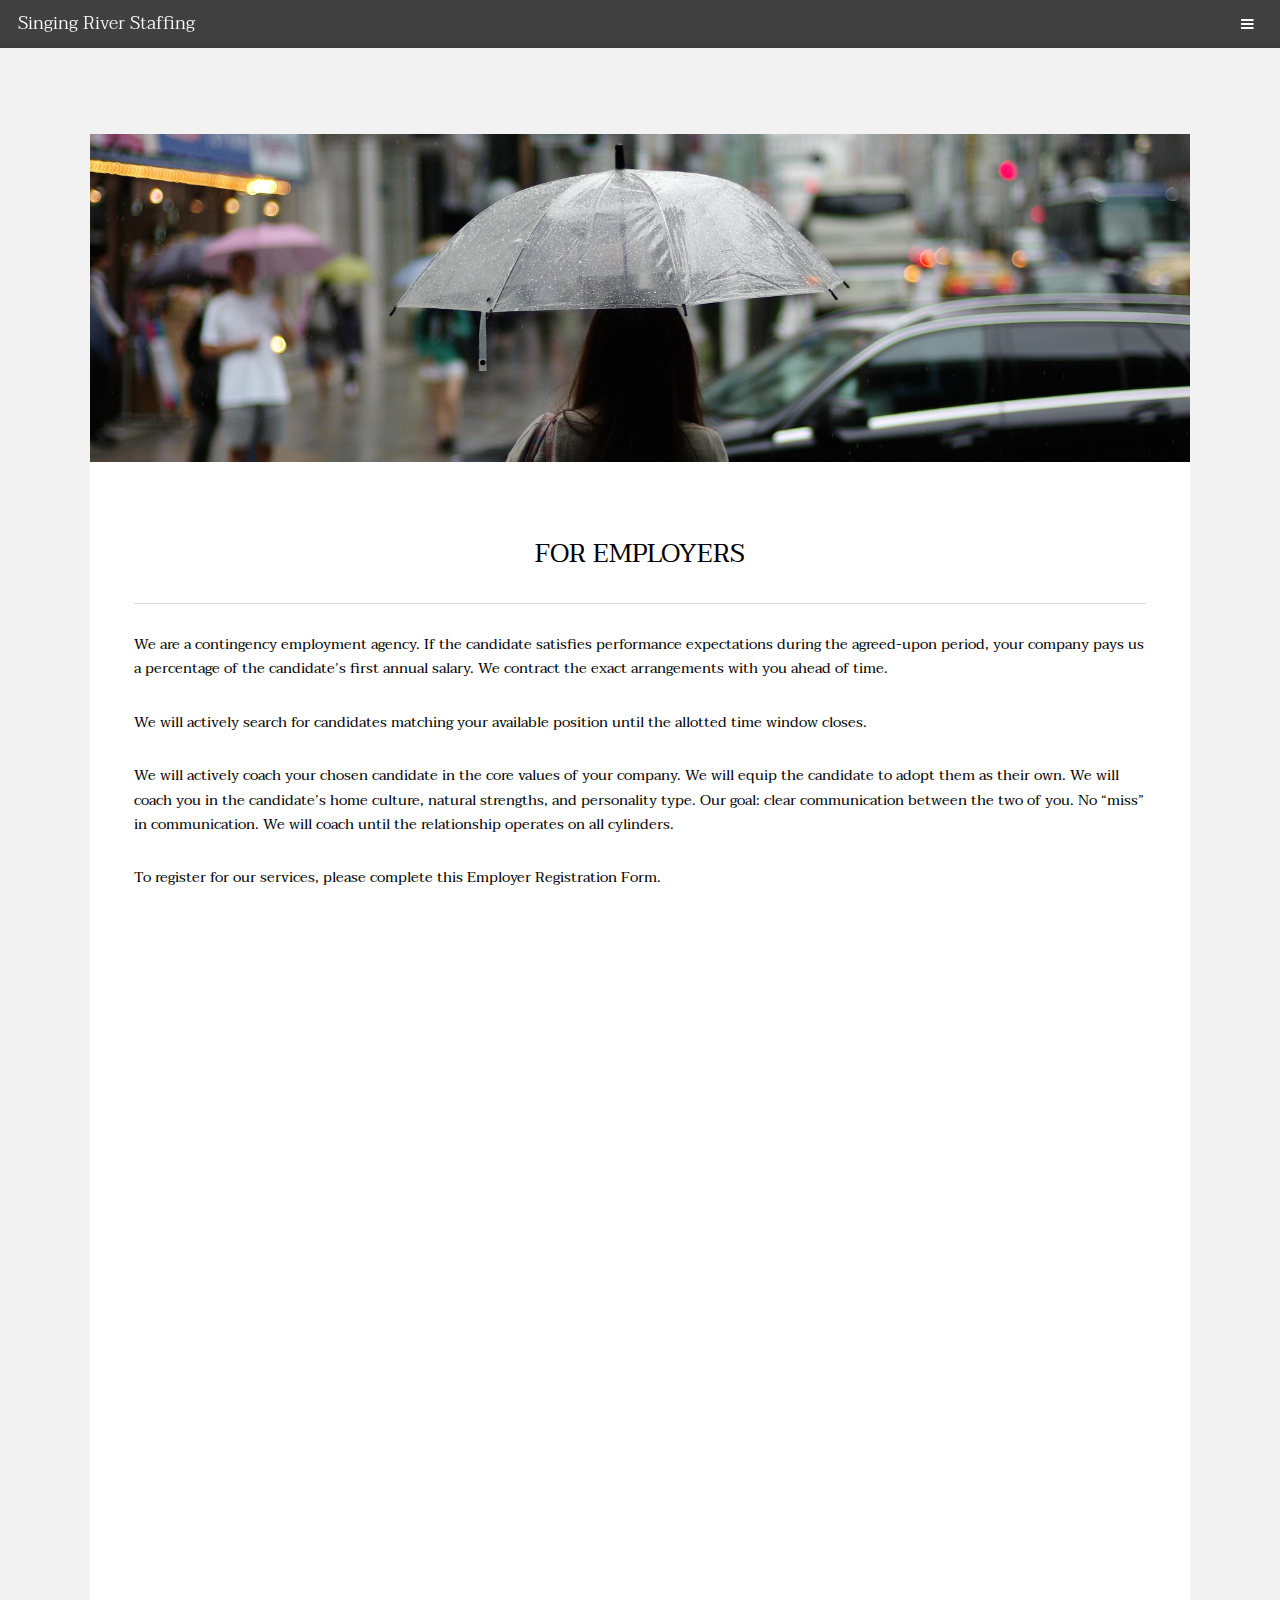
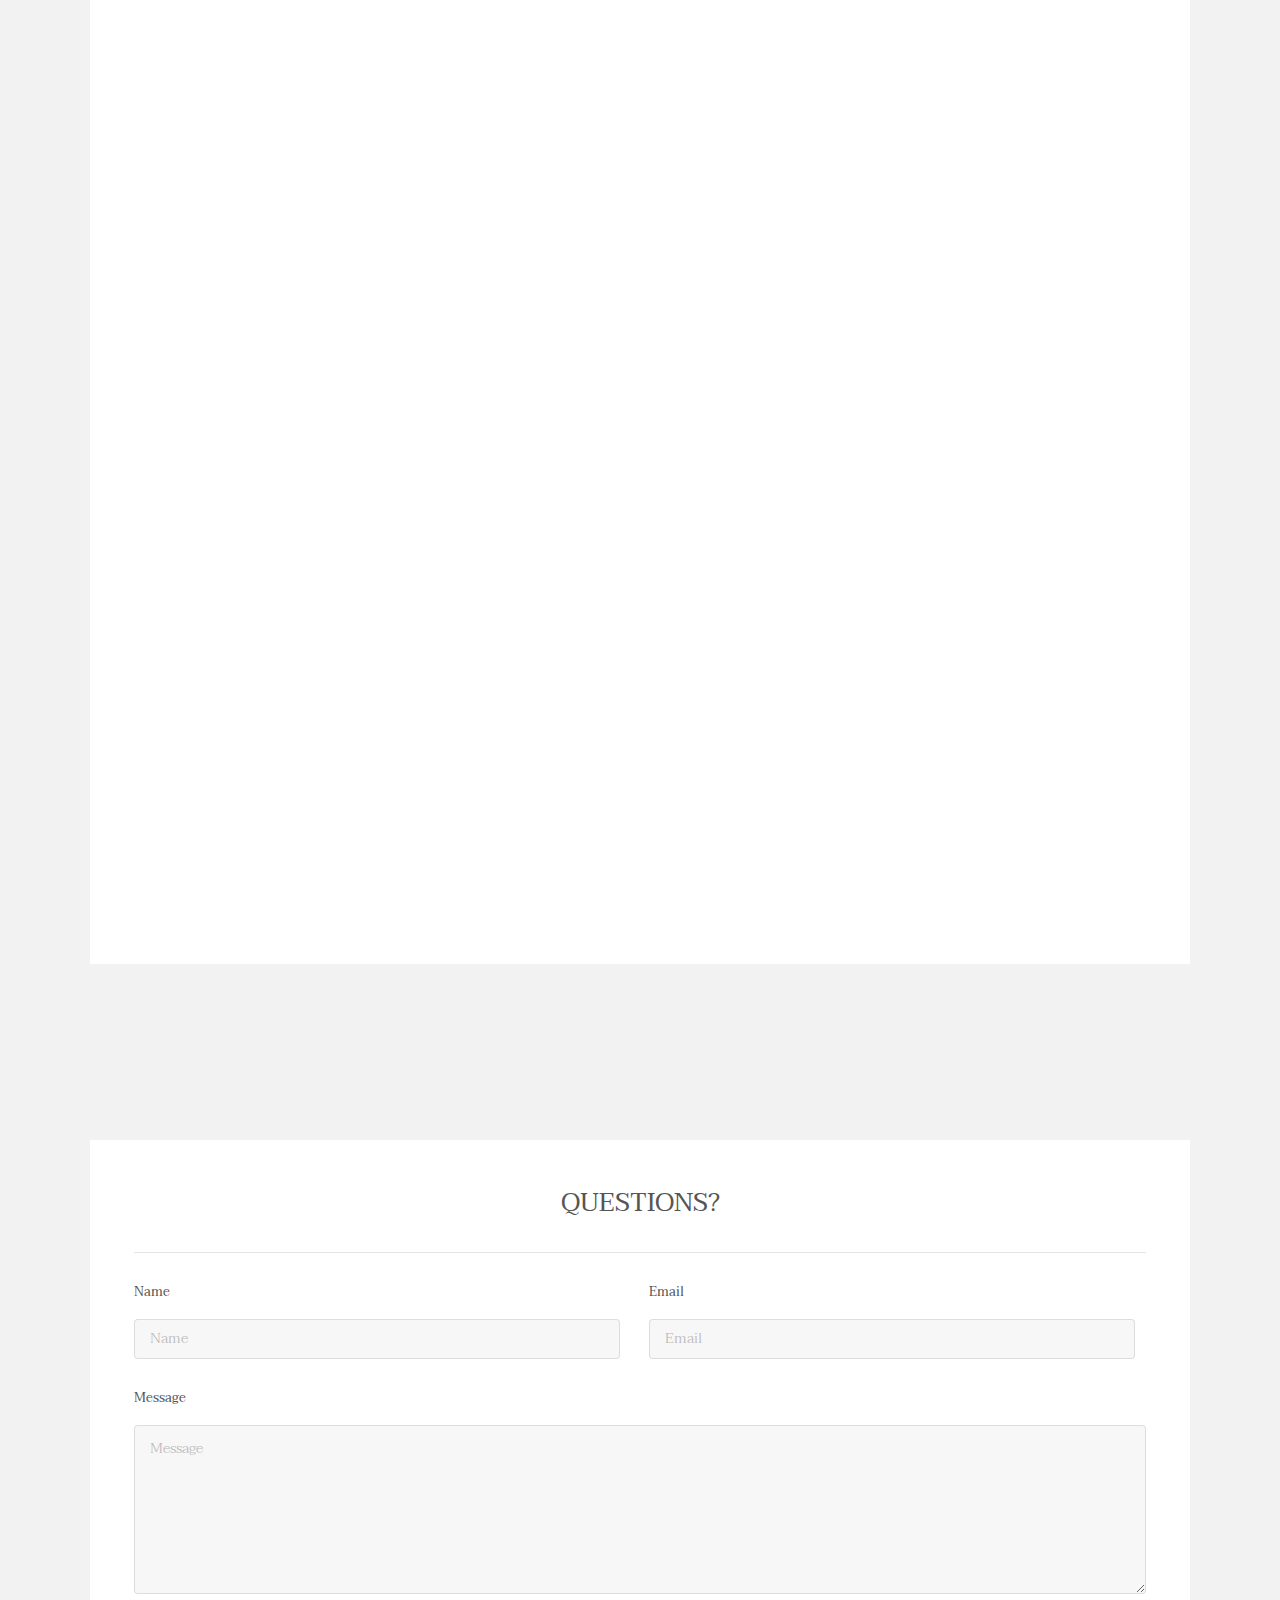
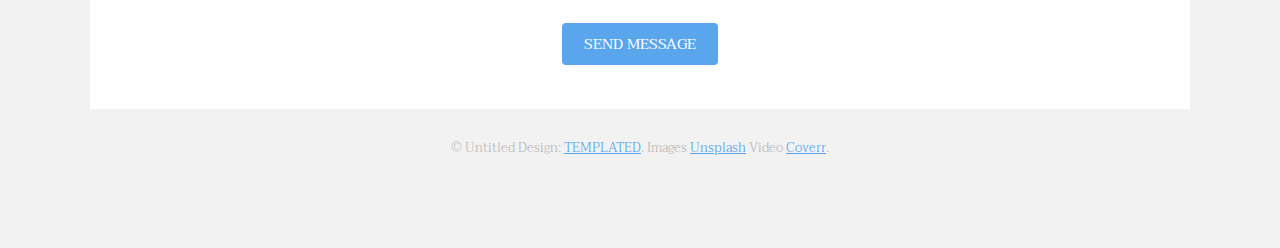
<file: forEmployers.html>
<!DOCTYPE HTML>
<!--
	Transitive by TEMPLATED
	templated.co @templatedco
	Released for free under the Creative Commons Attribution 3.0 license (templated.co/license)
-->
<html>
	<head>
		<title>Singing River Staffing || For Employers</title>
		<meta charset="utf-8" />
		<meta name="viewport" content="width=device-width, initial-scale=1" />
		<link rel="stylesheet" href="assets/css/main.css" />
		<link rel="stylesheet" href="assets/css/styles.css" />
	</head>
	<body class="subpage">

		<!-- Header -->
			<header id="header">
				<div class="logo"><a href="index.html">Singing River Staffing</a></div>
				<a href="#menu" class="toggle"><span>Menu</span></a>
			</header>

		<!-- Nav -->
			<nav id="menu">
				<ul class="links">
					<li><a href="index.html">Home</a></li>
					<li><a href="forEmployers.html">For Employers</a></li>
					<li><a href="forCandidates.html">For Candidates</a></li>
				</ul>
			</nav>

		<!-- One -->
			<section id="one" class="wrapper style2">
				<div class="inner">
					<div class="box">
						<div class="image fit">
							<img src="images/pic01.jpg" alt="" />
						</div>
						<div class="content">
							<header class="align-center">
								<h2>For Employers</h2>
								<!--<p>maecenas feugiat ex purus, quis volutpat lacus placerat</p>-->
							</header>
							<hr /><strong>
							<p> We are a contingency employment agency. 
                                If the candidate satisfies performance expectations during the agreed-upon period, 
                                your company pays us a percentage of the candidate’s first annual salary. 
                                We contract the exact arrangements with you ahead of time. 	</p>
                            <p> We will actively search for candidates matching your available position 
                                until the allotted time window closes. </p>
                            <p>We will actively coach your chosen candidate in the core values of your company. 
                                We will equip the candidate to adopt them as their own.  
                                We will coach you in the candidate’s home culture, natural strengths, 
                                and personality type. Our goal: clear communication between the two of you. 
                                No “miss” in communication. We will coach until the relationship operates on all 
                                cylinders. </p>
                            <p>To register for our services, 
								please complete this Employer Registration Form.</p></strong>
								<div class="container-1">
								<iframe src="https://docs.google.com/forms/d/e/1FAIpQLSeZptbqg_wuRCcOArNpKXMbFCl9oai_cb4ELzNcQhkx7hjqYg/viewform?embedded=true" 
								width="640" height="1600" frameborder="0" marginheight="0" marginwidth="0">Loading…</iframe>
							</div>
                            </div>
					</div>
				</div>
			</section>
		<!-- Footer -->
			<footer id="footer" class="wrapper">
				<div class="inner">
					<section>
						<div class="box">
							<div class="content">
								<h2 class="align-center">Questions?</h2>
								<hr />
								<form action="#" method="post">
									<div class="field half first">
										<label for="name">Name</label>
										<input name="name" id="name" type="text" placeholder="Name">
									</div>
									<div class="field half">
										<label for="email">Email</label>
										<input name="email" id="email" type="email" placeholder="Email">
									</div>
									<div class="field">
										<label for="message">Message</label>
										<textarea name="message" id="message" rows="6" placeholder="Message"></textarea>
									</div>
									<ul class="actions align-center">
										<li><input value="Send Message" class="button special" type="submit"></li>
									</ul>
								</form>
							</div>
						</div>
					</section>
					<div class="copyright">
						&copy; Untitled Design: <a href="https://templated.co/">TEMPLATED</a>. Images <a href="https://unsplash.com/">Unsplash</a> Video <a href="http://coverr.co/">Coverr</a>.
					</div>
				</div>
			</footer>

		<!-- Scripts -->
			<script src="assets/js/jquery.min.js"></script>
			<script src="assets/js/jquery.scrolly.min.js"></script>
			<script src="assets/js/jquery.scrollex.min.js"></script>
			<script src="assets/js/skel.min.js"></script>
			<script src="assets/js/util.js"></script>
			<script src="assets/js/main.js"></script>

	</body>
</html>
</file>
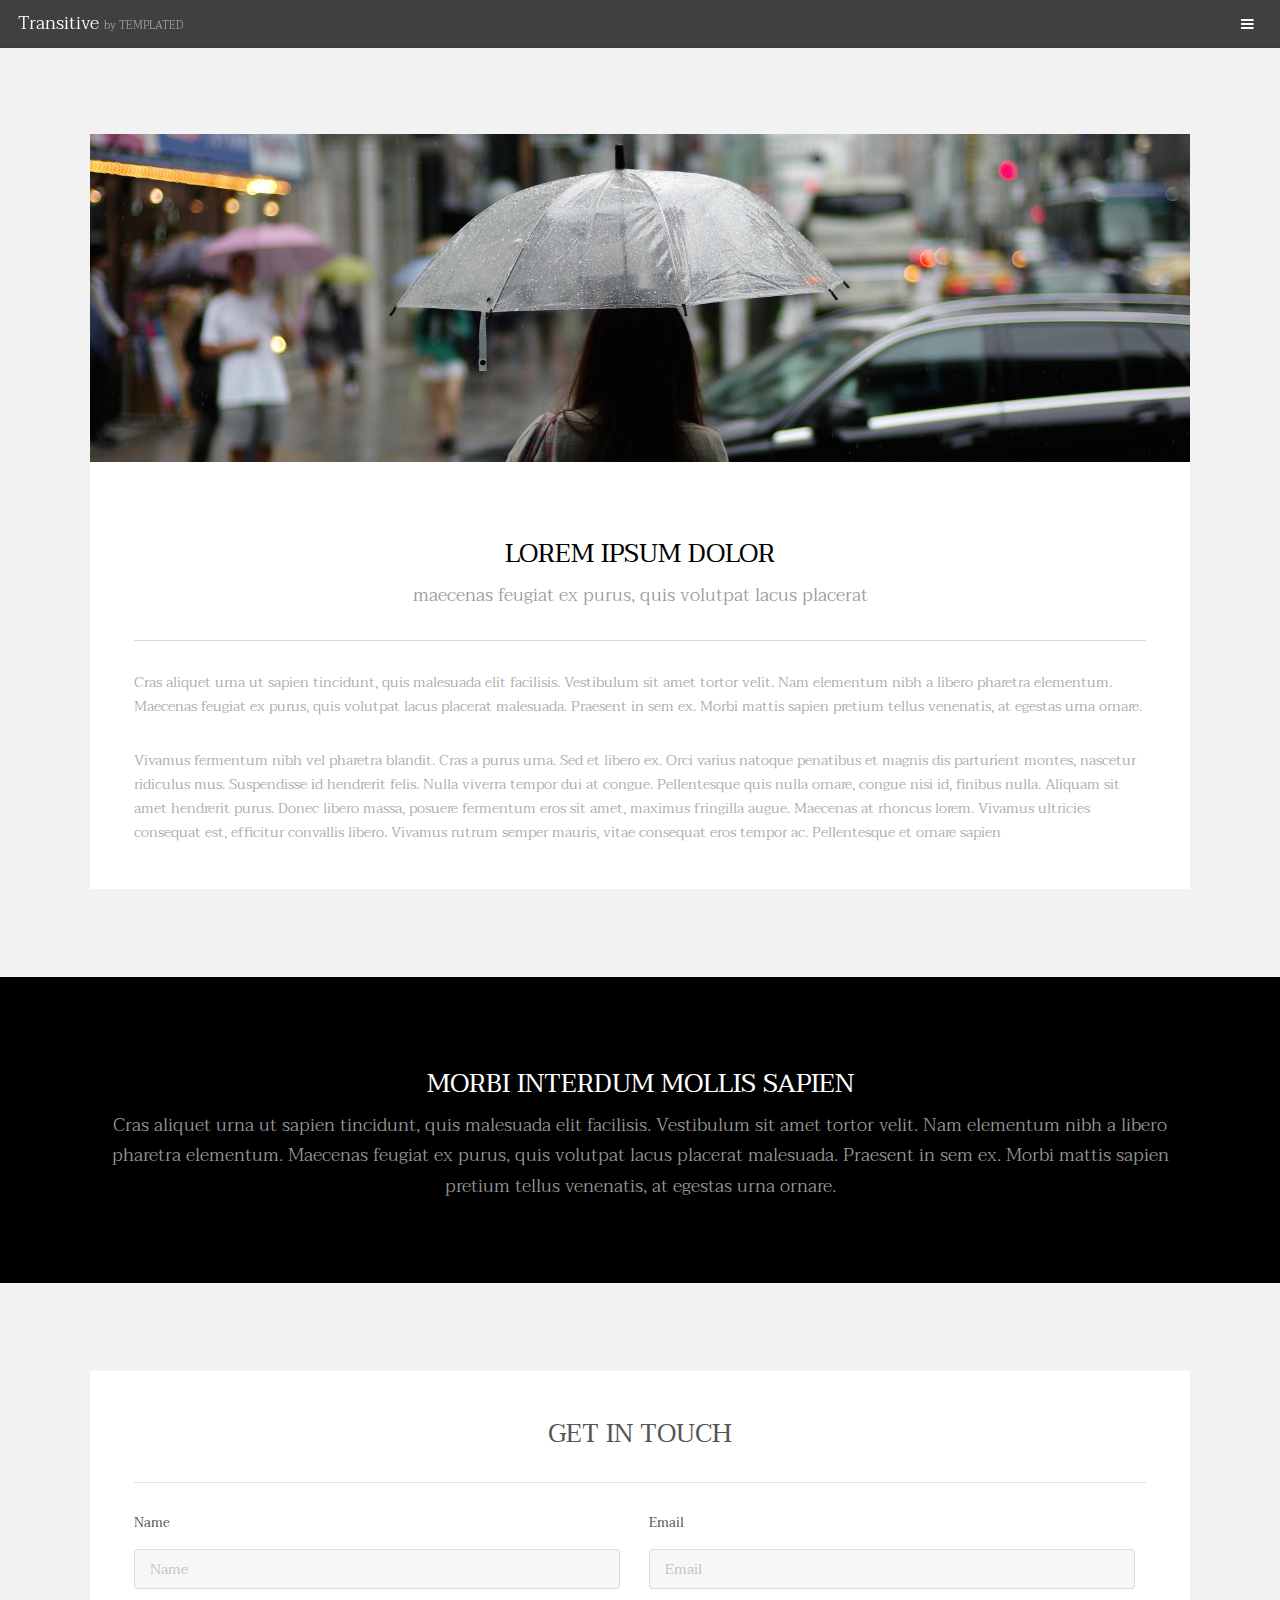
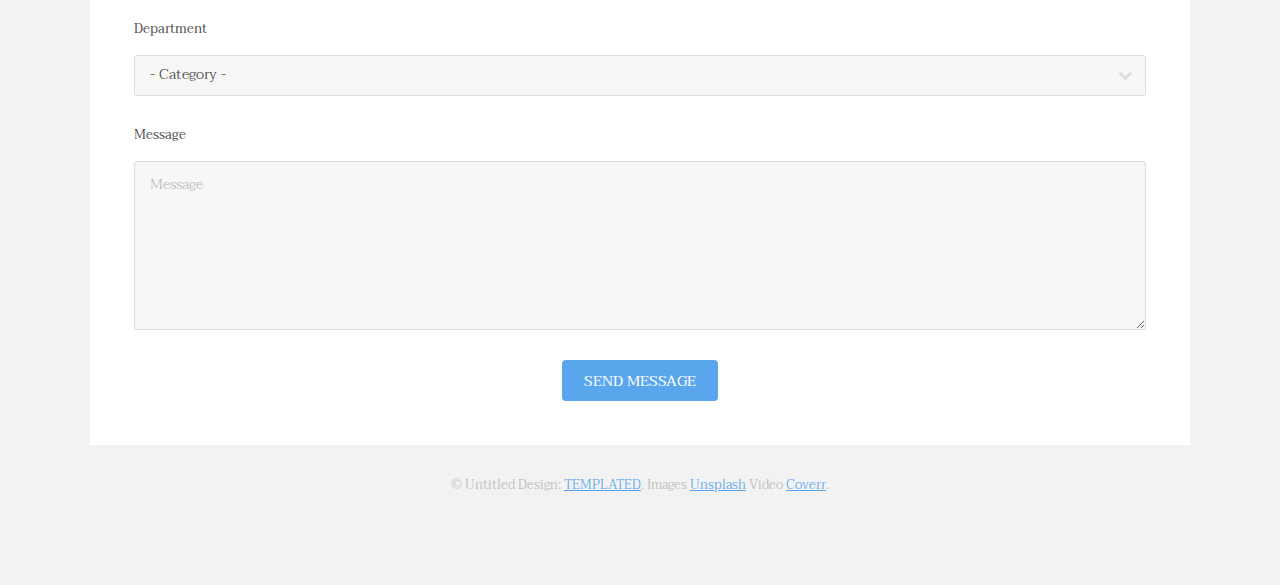
<file: generic.html>
<!DOCTYPE HTML>
<!--
	Transitive by TEMPLATED
	templated.co @templatedco
	Released for free under the Creative Commons Attribution 3.0 license (templated.co/license)
-->
<html>
	<head>
		<title>Generic - Transitive by TEMPLATED</title>
		<meta charset="utf-8" />
		<meta name="viewport" content="width=device-width, initial-scale=1" />
		<link rel="stylesheet" href="assets/css/main.css" />
	</head>
	<body class="subpage">

		<!-- Header -->
			<header id="header">
				<div class="logo"><a href="index.html">Transitive <span>by TEMPLATED</span></a></div>
				<a href="#menu" class="toggle"><span>Menu</span></a>
			</header>

		<!-- Nav -->
			<nav id="menu">
				<ul class="links">
					<li><a href="index.html">Home</a></li>
					<li><a href="generic.html">Generic</a></li>
					<li><a href="elements.html">Elements</a></li>
				</ul>
			</nav>

		<!-- One -->
			<section id="one" class="wrapper style2">
				<div class="inner">
					<div class="box">
						<div class="image fit">
							<img src="images/pic01.jpg" alt="" />
						</div>
						<div class="content">
							<header class="align-center">
								<h2>Lorem ipsum dolor</h2>
								<p>maecenas feugiat ex purus, quis volutpat lacus placerat</p>
							</header>
							<hr />
							<p> Cras aliquet urna ut sapien tincidunt, quis malesuada elit facilisis. Vestibulum sit amet tortor velit. Nam elementum nibh a libero pharetra elementum. Maecenas feugiat ex purus, quis volutpat lacus placerat malesuada. Praesent in sem ex. Morbi mattis sapien pretium tellus venenatis, at egestas urna ornare.</p>
							<p>Vivamus fermentum nibh vel pharetra blandit. Cras a purus urna. Sed et libero ex. Orci varius natoque penatibus et magnis dis parturient montes, nascetur ridiculus mus. Suspendisse id hendrerit felis. Nulla viverra tempor dui at congue. Pellentesque quis nulla ornare, congue nisi id, finibus nulla. Aliquam sit amet hendrerit purus. Donec libero massa, posuere fermentum eros sit amet, maximus fringilla augue. Maecenas at rhoncus lorem. Vivamus ultricies consequat est, efficitur convallis libero. Vivamus rutrum semper mauris, vitae consequat eros tempor ac. Pellentesque et ornare sapien</p>
						</div>
					</div>
				</div>
			</section>

		<!-- Four -->
			<section id="four" class="wrapper style3">
				<div class="inner">

					<header class="align-center">
						<h2>Morbi interdum mollis sapien</h2>
						<p>Cras aliquet urna ut sapien tincidunt, quis malesuada elit facilisis. Vestibulum sit amet tortor velit. Nam elementum nibh a libero pharetra elementum. Maecenas feugiat ex purus, quis volutpat lacus placerat malesuada. Praesent in sem ex. Morbi mattis sapien pretium tellus venenatis, at egestas urna ornare.</p>
					</header>

				</div>
			</section>

		<!-- Footer -->
			<footer id="footer" class="wrapper">
				<div class="inner">
					<section>
						<div class="box">
							<div class="content">
								<h2 class="align-center">Get in Touch</h2>
								<hr />
								<form action="#" method="post">
									<div class="field half first">
										<label for="name">Name</label>
										<input name="name" id="name" type="text" placeholder="Name">
									</div>
									<div class="field half">
										<label for="email">Email</label>
										<input name="email" id="email" type="email" placeholder="Email">
									</div>
									<div class="field">
										<label for="dept">Department</label>
										<div class="select-wrapper">
											<select name="dept" id="dept">
												<option value="">- Category -</option>
												<option value="1">Manufacturing</option>
												<option value="1">Shipping</option>
												<option value="1">Administration</option>
												<option value="1">Human Resources</option>
											</select>
										</div>
									</div>
									<div class="field">
										<label for="message">Message</label>
										<textarea name="message" id="message" rows="6" placeholder="Message"></textarea>
									</div>
									<ul class="actions align-center">
										<li><input value="Send Message" class="button special" type="submit"></li>
									</ul>
								</form>
							</div>
						</div>
					</section>
					<div class="copyright">
						&copy; Untitled Design: <a href="https://templated.co/">TEMPLATED</a>. Images <a href="https://unsplash.com/">Unsplash</a> Video <a href="http://coverr.co/">Coverr</a>.
					</div>
				</div>
			</footer>

		<!-- Scripts -->
			<script src="assets/js/jquery.min.js"></script>
			<script src="assets/js/jquery.scrolly.min.js"></script>
			<script src="assets/js/jquery.scrollex.min.js"></script>
			<script src="assets/js/skel.min.js"></script>
			<script src="assets/js/util.js"></script>
			<script src="assets/js/main.js"></script>

	</body>
</html>
</file>
<file: assets/css/styles.css>
.container-1 {
    display: flex;
    justify-content: center;
}
</file>
<file: assets/css/main.css>
@charset "UTF-8";
@import url(font-awesome.min.css);
@import url("https://fonts.googleapis.com/css?family=Taviraj:300,400,700,300i,400i,700i");

/*
	Transitive by TEMPLATED
	templated.co @templatedco
	Released for free under the Creative Commons Attribution 3.0 license (templated.co/license)
*/

/* Reset */

	html, body, div, span, applet, object, iframe, h1, h2, h3, h4, h5, h6, p, blockquote, pre, a, abbr, acronym, address, big, cite, code, del, dfn, em, img, ins, kbd, q, s, samp, small, strike, strong, sub, sup, tt, var, b, u, i, center, dl, dt, dd, ol, ul, li, fieldset, form, label, legend, table, caption, tbody, tfoot, thead, tr, th, td, article, aside, canvas, details, embed, figure, figcaption, footer, header, hgroup, menu, nav, output, ruby, section, summary, time, mark, audio, video {
		margin: 0;
		padding: 0;
		border: 0;
		font-size: 100%;
		font: inherit;
		vertical-align: baseline;
	}

	article, aside, details, figcaption, figure, footer, header, hgroup, menu, nav, section {
		display: block;
	}

	body {
		line-height: 1;
	}

	ol, ul {
		list-style: none;
	}

	blockquote, q {
		quotes: none;
	}

	blockquote:before, blockquote:after, q:before, q:after {
		content: '';
		content: none;
	}

	table {
		border-collapse: collapse;
		border-spacing: 0;
	}

	body {
		-webkit-text-size-adjust: none;
	}

/* Box Model */

	*, *:before, *:after {
		-moz-box-sizing: border-box;
		-webkit-box-sizing: border-box;
		box-sizing: border-box;
	}

/* Containers */

	.container {
		margin-left: auto;
		margin-right: auto;
	}

	.container.\31 25\25 {
		width: 100%;
		max-width: 100rem;
		min-width: 80rem;
	}

	.container.\37 5\25 {
		width: 60rem;
	}

	.container.\35 0\25 {
		width: 40rem;
	}

	.container.\32 5\25 {
		width: 20rem;
	}

	.container {
		width: 80rem;
	}

	@media screen and (max-width: 1680px) {

		.container.\31 25\25 {
			width: 100%;
			max-width: 100rem;
			min-width: 80rem;
		}

		.container.\37 5\25 {
			width: 60rem;
		}

		.container.\35 0\25 {
			width: 40rem;
		}

		.container.\32 5\25 {
			width: 20rem;
		}

		.container {
			width: 80rem;
		}

	}

	@media screen and (max-width: 1280px) {

		.container.\31 25\25 {
			width: 100%;
			max-width: 81.25rem;
			min-width: 65rem;
		}

		.container.\37 5\25 {
			width: 48.75rem;
		}

		.container.\35 0\25 {
			width: 32.5rem;
		}

		.container.\32 5\25 {
			width: 16.25rem;
		}

		.container {
			width: 65rem;
		}

	}

	@media screen and (max-width: 980px) {

		.container.\31 25\25 {
			width: 100%;
			max-width: 112.5%;
			min-width: 90%;
		}

		.container.\37 5\25 {
			width: 67.5%;
		}

		.container.\35 0\25 {
			width: 45%;
		}

		.container.\32 5\25 {
			width: 22.5%;
		}

		.container {
			width: 90%;
		}

	}

	@media screen and (max-width: 736px) {

		.container.\31 25\25 {
			width: 100%;
			max-width: 112.5%;
			min-width: 90%;
		}

		.container.\37 5\25 {
			width: 67.5%;
		}

		.container.\35 0\25 {
			width: 45%;
		}

		.container.\32 5\25 {
			width: 22.5%;
		}

		.container {
			width: 90% !important;
		}

	}

	@media screen and (max-width: 480px) {

		.container.\31 25\25 {
			width: 100%;
			max-width: 112.5%;
			min-width: 90%;
		}

		.container.\37 5\25 {
			width: 67.5%;
		}

		.container.\35 0\25 {
			width: 45%;
		}

		.container.\32 5\25 {
			width: 22.5%;
		}

		.container {
			width: 90% !important;
		}

	}

/* Grid */

	.row {
		border-bottom: solid 1px transparent;
		-moz-box-sizing: border-box;
		-webkit-box-sizing: border-box;
		box-sizing: border-box;
	}

	.row > * {
		float: left;
		-moz-box-sizing: border-box;
		-webkit-box-sizing: border-box;
		box-sizing: border-box;
	}

	.row:after, .row:before {
		content: '';
		display: block;
		clear: both;
		height: 0;
	}

	.row.uniform > * > :first-child {
		margin-top: 0;
	}

	.row.uniform > * > :last-child {
		margin-bottom: 0;
	}

	.row.\30 \25 > * {
		padding: 0 0 0 0rem;
	}

	.row.\30 \25 {
		margin: 0 0 -1px 0rem;
	}

	.row.uniform.\30 \25 > * {
		padding: 0rem 0 0 0rem;
	}

	.row.uniform.\30 \25 {
		margin: 0rem 0 -1px 0rem;
	}

	.row > * {
		padding: 0 0 0 2rem;
	}

	.row {
		margin: 0 0 -1px -2rem;
	}

	.row.uniform > * {
		padding: 2rem 0 0 2rem;
	}

	.row.uniform {
		margin: -2rem 0 -1px -2rem;
	}

	.row.\32 00\25 > * {
		padding: 0 0 0 4rem;
	}

	.row.\32 00\25 {
		margin: 0 0 -1px -4rem;
	}

	.row.uniform.\32 00\25 > * {
		padding: 4rem 0 0 4rem;
	}

	.row.uniform.\32 00\25 {
		margin: -4rem 0 -1px -4rem;
	}

	.row.\31 50\25 > * {
		padding: 0 0 0 3rem;
	}

	.row.\31 50\25 {
		margin: 0 0 -1px -3rem;
	}

	.row.uniform.\31 50\25 > * {
		padding: 3rem 0 0 3rem;
	}

	.row.uniform.\31 50\25 {
		margin: -3rem 0 -1px -3rem;
	}

	.row.\35 0\25 > * {
		padding: 0 0 0 1rem;
	}

	.row.\35 0\25 {
		margin: 0 0 -1px -1rem;
	}

	.row.uniform.\35 0\25 > * {
		padding: 1rem 0 0 1rem;
	}

	.row.uniform.\35 0\25 {
		margin: -1rem 0 -1px -1rem;
	}

	.row.\32 5\25 > * {
		padding: 0 0 0 0.5rem;
	}

	.row.\32 5\25 {
		margin: 0 0 -1px -0.5rem;
	}

	.row.uniform.\32 5\25 > * {
		padding: 0.5rem 0 0 0.5rem;
	}

	.row.uniform.\32 5\25 {
		margin: -0.5rem 0 -1px -0.5rem;
	}

	.\31 2u, .\31 2u\24 {
		width: 100%;
		clear: none;
		margin-left: 0;
	}

	.\31 1u, .\31 1u\24 {
		width: 91.6666666667%;
		clear: none;
		margin-left: 0;
	}

	.\31 0u, .\31 0u\24 {
		width: 83.3333333333%;
		clear: none;
		margin-left: 0;
	}

	.\39 u, .\39 u\24 {
		width: 75%;
		clear: none;
		margin-left: 0;
	}

	.\38 u, .\38 u\24 {
		width: 66.6666666667%;
		clear: none;
		margin-left: 0;
	}

	.\37 u, .\37 u\24 {
		width: 58.3333333333%;
		clear: none;
		margin-left: 0;
	}

	.\36 u, .\36 u\24 {
		width: 50%;
		clear: none;
		margin-left: 0;
	}

	.\35 u, .\35 u\24 {
		width: 41.6666666667%;
		clear: none;
		margin-left: 0;
	}

	.\34 u, .\34 u\24 {
		width: 33.3333333333%;
		clear: none;
		margin-left: 0;
	}

	.\33 u, .\33 u\24 {
		width: 25%;
		clear: none;
		margin-left: 0;
	}

	.\32 u, .\32 u\24 {
		width: 16.6666666667%;
		clear: none;
		margin-left: 0;
	}

	.\31 u, .\31 u\24 {
		width: 8.3333333333%;
		clear: none;
		margin-left: 0;
	}

	.\31 2u\24 + *,
	.\31 1u\24 + *,
	.\31 0u\24 + *,
	.\39 u\24 + *,
	.\38 u\24 + *,
	.\37 u\24 + *,
	.\36 u\24 + *,
	.\35 u\24 + *,
	.\34 u\24 + *,
	.\33 u\24 + *,
	.\32 u\24 + *,
	.\31 u\24 + * {
		clear: left;
	}

	.\-11u {
		margin-left: 91.66667%;
	}

	.\-10u {
		margin-left: 83.33333%;
	}

	.\-9u {
		margin-left: 75%;
	}

	.\-8u {
		margin-left: 66.66667%;
	}

	.\-7u {
		margin-left: 58.33333%;
	}

	.\-6u {
		margin-left: 50%;
	}

	.\-5u {
		margin-left: 41.66667%;
	}

	.\-4u {
		margin-left: 33.33333%;
	}

	.\-3u {
		margin-left: 25%;
	}

	.\-2u {
		margin-left: 16.66667%;
	}

	.\-1u {
		margin-left: 8.33333%;
	}

	@media screen and (max-width: 1680px) {

		.row > * {
			padding: 0 0 0 2rem;
		}

		.row {
			margin: 0 0 -1px -2rem;
		}

		.row.uniform > * {
			padding: 2rem 0 0 2rem;
		}

		.row.uniform {
			margin: -2rem 0 -1px -2rem;
		}

		.row.\32 00\25 > * {
			padding: 0 0 0 4rem;
		}

		.row.\32 00\25 {
			margin: 0 0 -1px -4rem;
		}

		.row.uniform.\32 00\25 > * {
			padding: 4rem 0 0 4rem;
		}

		.row.uniform.\32 00\25 {
			margin: -4rem 0 -1px -4rem;
		}

		.row.\31 50\25 > * {
			padding: 0 0 0 3rem;
		}

		.row.\31 50\25 {
			margin: 0 0 -1px -3rem;
		}

		.row.uniform.\31 50\25 > * {
			padding: 3rem 0 0 3rem;
		}

		.row.uniform.\31 50\25 {
			margin: -3rem 0 -1px -3rem;
		}

		.row.\35 0\25 > * {
			padding: 0 0 0 1rem;
		}

		.row.\35 0\25 {
			margin: 0 0 -1px -1rem;
		}

		.row.uniform.\35 0\25 > * {
			padding: 1rem 0 0 1rem;
		}

		.row.uniform.\35 0\25 {
			margin: -1rem 0 -1px -1rem;
		}

		.row.\32 5\25 > * {
			padding: 0 0 0 0.5rem;
		}

		.row.\32 5\25 {
			margin: 0 0 -1px -0.5rem;
		}

		.row.uniform.\32 5\25 > * {
			padding: 0.5rem 0 0 0.5rem;
		}

		.row.uniform.\32 5\25 {
			margin: -0.5rem 0 -1px -0.5rem;
		}

		.\31 2u\28xlarge\29, .\31 2u\24\28xlarge\29 {
			width: 100%;
			clear: none;
			margin-left: 0;
		}

		.\31 1u\28xlarge\29, .\31 1u\24\28xlarge\29 {
			width: 91.6666666667%;
			clear: none;
			margin-left: 0;
		}

		.\31 0u\28xlarge\29, .\31 0u\24\28xlarge\29 {
			width: 83.3333333333%;
			clear: none;
			margin-left: 0;
		}

		.\39 u\28xlarge\29, .\39 u\24\28xlarge\29 {
			width: 75%;
			clear: none;
			margin-left: 0;
		}

		.\38 u\28xlarge\29, .\38 u\24\28xlarge\29 {
			width: 66.6666666667%;
			clear: none;
			margin-left: 0;
		}

		.\37 u\28xlarge\29, .\37 u\24\28xlarge\29 {
			width: 58.3333333333%;
			clear: none;
			margin-left: 0;
		}

		.\36 u\28xlarge\29, .\36 u\24\28xlarge\29 {
			width: 50%;
			clear: none;
			margin-left: 0;
		}

		.\35 u\28xlarge\29, .\35 u\24\28xlarge\29 {
			width: 41.6666666667%;
			clear: none;
			margin-left: 0;
		}

		.\34 u\28xlarge\29, .\34 u\24\28xlarge\29 {
			width: 33.3333333333%;
			clear: none;
			margin-left: 0;
		}

		.\33 u\28xlarge\29, .\33 u\24\28xlarge\29 {
			width: 25%;
			clear: none;
			margin-left: 0;
		}

		.\32 u\28xlarge\29, .\32 u\24\28xlarge\29 {
			width: 16.6666666667%;
			clear: none;
			margin-left: 0;
		}

		.\31 u\28xlarge\29, .\31 u\24\28xlarge\29 {
			width: 8.3333333333%;
			clear: none;
			margin-left: 0;
		}

		.\31 2u\24\28xlarge\29 + *,
		.\31 1u\24\28xlarge\29 + *,
		.\31 0u\24\28xlarge\29 + *,
		.\39 u\24\28xlarge\29 + *,
		.\38 u\24\28xlarge\29 + *,
		.\37 u\24\28xlarge\29 + *,
		.\36 u\24\28xlarge\29 + *,
		.\35 u\24\28xlarge\29 + *,
		.\34 u\24\28xlarge\29 + *,
		.\33 u\24\28xlarge\29 + *,
		.\32 u\24\28xlarge\29 + *,
		.\31 u\24\28xlarge\29 + * {
			clear: left;
		}

		.\-11u\28xlarge\29 {
			margin-left: 91.66667%;
		}

		.\-10u\28xlarge\29 {
			margin-left: 83.33333%;
		}

		.\-9u\28xlarge\29 {
			margin-left: 75%;
		}

		.\-8u\28xlarge\29 {
			margin-left: 66.66667%;
		}

		.\-7u\28xlarge\29 {
			margin-left: 58.33333%;
		}

		.\-6u\28xlarge\29 {
			margin-left: 50%;
		}

		.\-5u\28xlarge\29 {
			margin-left: 41.66667%;
		}

		.\-4u\28xlarge\29 {
			margin-left: 33.33333%;
		}

		.\-3u\28xlarge\29 {
			margin-left: 25%;
		}

		.\-2u\28xlarge\29 {
			margin-left: 16.66667%;
		}

		.\-1u\28xlarge\29 {
			margin-left: 8.33333%;
		}

	}

	@media screen and (max-width: 1280px) {

		.row > * {
			padding: 0 0 0 1.5rem;
		}

		.row {
			margin: 0 0 -1px -1.5rem;
		}

		.row.uniform > * {
			padding: 1.5rem 0 0 1.5rem;
		}

		.row.uniform {
			margin: -1.5rem 0 -1px -1.5rem;
		}

		.row.\32 00\25 > * {
			padding: 0 0 0 3rem;
		}

		.row.\32 00\25 {
			margin: 0 0 -1px -3rem;
		}

		.row.uniform.\32 00\25 > * {
			padding: 3rem 0 0 3rem;
		}

		.row.uniform.\32 00\25 {
			margin: -3rem 0 -1px -3rem;
		}

		.row.\31 50\25 > * {
			padding: 0 0 0 2.25rem;
		}

		.row.\31 50\25 {
			margin: 0 0 -1px -2.25rem;
		}

		.row.uniform.\31 50\25 > * {
			padding: 2.25rem 0 0 2.25rem;
		}

		.row.uniform.\31 50\25 {
			margin: -2.25rem 0 -1px -2.25rem;
		}

		.row.\35 0\25 > * {
			padding: 0 0 0 0.75rem;
		}

		.row.\35 0\25 {
			margin: 0 0 -1px -0.75rem;
		}

		.row.uniform.\35 0\25 > * {
			padding: 0.75rem 0 0 0.75rem;
		}

		.row.uniform.\35 0\25 {
			margin: -0.75rem 0 -1px -0.75rem;
		}

		.row.\32 5\25 > * {
			padding: 0 0 0 0.375rem;
		}

		.row.\32 5\25 {
			margin: 0 0 -1px -0.375rem;
		}

		.row.uniform.\32 5\25 > * {
			padding: 0.375rem 0 0 0.375rem;
		}

		.row.uniform.\32 5\25 {
			margin: -0.375rem 0 -1px -0.375rem;
		}

		.\31 2u\28large\29, .\31 2u\24\28large\29 {
			width: 100%;
			clear: none;
			margin-left: 0;
		}

		.\31 1u\28large\29, .\31 1u\24\28large\29 {
			width: 91.6666666667%;
			clear: none;
			margin-left: 0;
		}

		.\31 0u\28large\29, .\31 0u\24\28large\29 {
			width: 83.3333333333%;
			clear: none;
			margin-left: 0;
		}

		.\39 u\28large\29, .\39 u\24\28large\29 {
			width: 75%;
			clear: none;
			margin-left: 0;
		}

		.\38 u\28large\29, .\38 u\24\28large\29 {
			width: 66.6666666667%;
			clear: none;
			margin-left: 0;
		}

		.\37 u\28large\29, .\37 u\24\28large\29 {
			width: 58.3333333333%;
			clear: none;
			margin-left: 0;
		}

		.\36 u\28large\29, .\36 u\24\28large\29 {
			width: 50%;
			clear: none;
			margin-left: 0;
		}

		.\35 u\28large\29, .\35 u\24\28large\29 {
			width: 41.6666666667%;
			clear: none;
			margin-left: 0;
		}

		.\34 u\28large\29, .\34 u\24\28large\29 {
			width: 33.3333333333%;
			clear: none;
			margin-left: 0;
		}

		.\33 u\28large\29, .\33 u\24\28large\29 {
			width: 25%;
			clear: none;
			margin-left: 0;
		}

		.\32 u\28large\29, .\32 u\24\28large\29 {
			width: 16.6666666667%;
			clear: none;
			margin-left: 0;
		}

		.\31 u\28large\29, .\31 u\24\28large\29 {
			width: 8.3333333333%;
			clear: none;
			margin-left: 0;
		}

		.\31 2u\24\28large\29 + *,
		.\31 1u\24\28large\29 + *,
		.\31 0u\24\28large\29 + *,
		.\39 u\24\28large\29 + *,
		.\38 u\24\28large\29 + *,
		.\37 u\24\28large\29 + *,
		.\36 u\24\28large\29 + *,
		.\35 u\24\28large\29 + *,
		.\34 u\24\28large\29 + *,
		.\33 u\24\28large\29 + *,
		.\32 u\24\28large\29 + *,
		.\31 u\24\28large\29 + * {
			clear: left;
		}

		.\-11u\28large\29 {
			margin-left: 91.66667%;
		}

		.\-10u\28large\29 {
			margin-left: 83.33333%;
		}

		.\-9u\28large\29 {
			margin-left: 75%;
		}

		.\-8u\28large\29 {
			margin-left: 66.66667%;
		}

		.\-7u\28large\29 {
			margin-left: 58.33333%;
		}

		.\-6u\28large\29 {
			margin-left: 50%;
		}

		.\-5u\28large\29 {
			margin-left: 41.66667%;
		}

		.\-4u\28large\29 {
			margin-left: 33.33333%;
		}

		.\-3u\28large\29 {
			margin-left: 25%;
		}

		.\-2u\28large\29 {
			margin-left: 16.66667%;
		}

		.\-1u\28large\29 {
			margin-left: 8.33333%;
		}

	}

	@media screen and (max-width: 980px) {

		.row > * {
			padding: 0 0 0 1.5rem;
		}

		.row {
			margin: 0 0 -1px -1.5rem;
		}

		.row.uniform > * {
			padding: 1.5rem 0 0 1.5rem;
		}

		.row.uniform {
			margin: -1.5rem 0 -1px -1.5rem;
		}

		.row.\32 00\25 > * {
			padding: 0 0 0 3rem;
		}

		.row.\32 00\25 {
			margin: 0 0 -1px -3rem;
		}

		.row.uniform.\32 00\25 > * {
			padding: 3rem 0 0 3rem;
		}

		.row.uniform.\32 00\25 {
			margin: -3rem 0 -1px -3rem;
		}

		.row.\31 50\25 > * {
			padding: 0 0 0 2.25rem;
		}

		.row.\31 50\25 {
			margin: 0 0 -1px -2.25rem;
		}

		.row.uniform.\31 50\25 > * {
			padding: 2.25rem 0 0 2.25rem;
		}

		.row.uniform.\31 50\25 {
			margin: -2.25rem 0 -1px -2.25rem;
		}

		.row.\35 0\25 > * {
			padding: 0 0 0 0.75rem;
		}

		.row.\35 0\25 {
			margin: 0 0 -1px -0.75rem;
		}

		.row.uniform.\35 0\25 > * {
			padding: 0.75rem 0 0 0.75rem;
		}

		.row.uniform.\35 0\25 {
			margin: -0.75rem 0 -1px -0.75rem;
		}

		.row.\32 5\25 > * {
			padding: 0 0 0 0.375rem;
		}

		.row.\32 5\25 {
			margin: 0 0 -1px -0.375rem;
		}

		.row.uniform.\32 5\25 > * {
			padding: 0.375rem 0 0 0.375rem;
		}

		.row.uniform.\32 5\25 {
			margin: -0.375rem 0 -1px -0.375rem;
		}

		.\31 2u\28medium\29, .\31 2u\24\28medium\29 {
			width: 100%;
			clear: none;
			margin-left: 0;
		}

		.\31 1u\28medium\29, .\31 1u\24\28medium\29 {
			width: 91.6666666667%;
			clear: none;
			margin-left: 0;
		}

		.\31 0u\28medium\29, .\31 0u\24\28medium\29 {
			width: 83.3333333333%;
			clear: none;
			margin-left: 0;
		}

		.\39 u\28medium\29, .\39 u\24\28medium\29 {
			width: 75%;
			clear: none;
			margin-left: 0;
		}

		.\38 u\28medium\29, .\38 u\24\28medium\29 {
			width: 66.6666666667%;
			clear: none;
			margin-left: 0;
		}

		.\37 u\28medium\29, .\37 u\24\28medium\29 {
			width: 58.3333333333%;
			clear: none;
			margin-left: 0;
		}

		.\36 u\28medium\29, .\36 u\24\28medium\29 {
			width: 50%;
			clear: none;
			margin-left: 0;
		}

		.\35 u\28medium\29, .\35 u\24\28medium\29 {
			width: 41.6666666667%;
			clear: none;
			margin-left: 0;
		}

		.\34 u\28medium\29, .\34 u\24\28medium\29 {
			width: 33.3333333333%;
			clear: none;
			margin-left: 0;
		}

		.\33 u\28medium\29, .\33 u\24\28medium\29 {
			width: 25%;
			clear: none;
			margin-left: 0;
		}

		.\32 u\28medium\29, .\32 u\24\28medium\29 {
			width: 16.6666666667%;
			clear: none;
			margin-left: 0;
		}

		.\31 u\28medium\29, .\31 u\24\28medium\29 {
			width: 8.3333333333%;
			clear: none;
			margin-left: 0;
		}

		.\31 2u\24\28medium\29 + *,
		.\31 1u\24\28medium\29 + *,
		.\31 0u\24\28medium\29 + *,
		.\39 u\24\28medium\29 + *,
		.\38 u\24\28medium\29 + *,
		.\37 u\24\28medium\29 + *,
		.\36 u\24\28medium\29 + *,
		.\35 u\24\28medium\29 + *,
		.\34 u\24\28medium\29 + *,
		.\33 u\24\28medium\29 + *,
		.\32 u\24\28medium\29 + *,
		.\31 u\24\28medium\29 + * {
			clear: left;
		}

		.\-11u\28medium\29 {
			margin-left: 91.66667%;
		}

		.\-10u\28medium\29 {
			margin-left: 83.33333%;
		}

		.\-9u\28medium\29 {
			margin-left: 75%;
		}

		.\-8u\28medium\29 {
			margin-left: 66.66667%;
		}

		.\-7u\28medium\29 {
			margin-left: 58.33333%;
		}

		.\-6u\28medium\29 {
			margin-left: 50%;
		}

		.\-5u\28medium\29 {
			margin-left: 41.66667%;
		}

		.\-4u\28medium\29 {
			margin-left: 33.33333%;
		}

		.\-3u\28medium\29 {
			margin-left: 25%;
		}

		.\-2u\28medium\29 {
			margin-left: 16.66667%;
		}

		.\-1u\28medium\29 {
			margin-left: 8.33333%;
		}

	}

	@media screen and (max-width: 736px) {

		.row > * {
			padding: 0 0 0 1.25rem;
		}

		.row {
			margin: 0 0 -1px -1.25rem;
		}

		.row.uniform > * {
			padding: 1.25rem 0 0 1.25rem;
		}

		.row.uniform {
			margin: -1.25rem 0 -1px -1.25rem;
		}

		.row.\32 00\25 > * {
			padding: 0 0 0 2.5rem;
		}

		.row.\32 00\25 {
			margin: 0 0 -1px -2.5rem;
		}

		.row.uniform.\32 00\25 > * {
			padding: 2.5rem 0 0 2.5rem;
		}

		.row.uniform.\32 00\25 {
			margin: -2.5rem 0 -1px -2.5rem;
		}

		.row.\31 50\25 > * {
			padding: 0 0 0 1.875rem;
		}

		.row.\31 50\25 {
			margin: 0 0 -1px -1.875rem;
		}

		.row.uniform.\31 50\25 > * {
			padding: 1.875rem 0 0 1.875rem;
		}

		.row.uniform.\31 50\25 {
			margin: -1.875rem 0 -1px -1.875rem;
		}

		.row.\35 0\25 > * {
			padding: 0 0 0 0.625rem;
		}

		.row.\35 0\25 {
			margin: 0 0 -1px -0.625rem;
		}

		.row.uniform.\35 0\25 > * {
			padding: 0.625rem 0 0 0.625rem;
		}

		.row.uniform.\35 0\25 {
			margin: -0.625rem 0 -1px -0.625rem;
		}

		.row.\32 5\25 > * {
			padding: 0 0 0 0.3125rem;
		}

		.row.\32 5\25 {
			margin: 0 0 -1px -0.3125rem;
		}

		.row.uniform.\32 5\25 > * {
			padding: 0.3125rem 0 0 0.3125rem;
		}

		.row.uniform.\32 5\25 {
			margin: -0.3125rem 0 -1px -0.3125rem;
		}

		.\31 2u\28small\29, .\31 2u\24\28small\29 {
			width: 100%;
			clear: none;
			margin-left: 0;
		}

		.\31 1u\28small\29, .\31 1u\24\28small\29 {
			width: 91.6666666667%;
			clear: none;
			margin-left: 0;
		}

		.\31 0u\28small\29, .\31 0u\24\28small\29 {
			width: 83.3333333333%;
			clear: none;
			margin-left: 0;
		}

		.\39 u\28small\29, .\39 u\24\28small\29 {
			width: 75%;
			clear: none;
			margin-left: 0;
		}

		.\38 u\28small\29, .\38 u\24\28small\29 {
			width: 66.6666666667%;
			clear: none;
			margin-left: 0;
		}

		.\37 u\28small\29, .\37 u\24\28small\29 {
			width: 58.3333333333%;
			clear: none;
			margin-left: 0;
		}

		.\36 u\28small\29, .\36 u\24\28small\29 {
			width: 50%;
			clear: none;
			margin-left: 0;
		}

		.\35 u\28small\29, .\35 u\24\28small\29 {
			width: 41.6666666667%;
			clear: none;
			margin-left: 0;
		}

		.\34 u\28small\29, .\34 u\24\28small\29 {
			width: 33.3333333333%;
			clear: none;
			margin-left: 0;
		}

		.\33 u\28small\29, .\33 u\24\28small\29 {
			width: 25%;
			clear: none;
			margin-left: 0;
		}

		.\32 u\28small\29, .\32 u\24\28small\29 {
			width: 16.6666666667%;
			clear: none;
			margin-left: 0;
		}

		.\31 u\28small\29, .\31 u\24\28small\29 {
			width: 8.3333333333%;
			clear: none;
			margin-left: 0;
		}

		.\31 2u\24\28small\29 + *,
		.\31 1u\24\28small\29 + *,
		.\31 0u\24\28small\29 + *,
		.\39 u\24\28small\29 + *,
		.\38 u\24\28small\29 + *,
		.\37 u\24\28small\29 + *,
		.\36 u\24\28small\29 + *,
		.\35 u\24\28small\29 + *,
		.\34 u\24\28small\29 + *,
		.\33 u\24\28small\29 + *,
		.\32 u\24\28small\29 + *,
		.\31 u\24\28small\29 + * {
			clear: left;
		}

		.\-11u\28small\29 {
			margin-left: 91.66667%;
		}

		.\-10u\28small\29 {
			margin-left: 83.33333%;
		}

		.\-9u\28small\29 {
			margin-left: 75%;
		}

		.\-8u\28small\29 {
			margin-left: 66.66667%;
		}

		.\-7u\28small\29 {
			margin-left: 58.33333%;
		}

		.\-6u\28small\29 {
			margin-left: 50%;
		}

		.\-5u\28small\29 {
			margin-left: 41.66667%;
		}

		.\-4u\28small\29 {
			margin-left: 33.33333%;
		}

		.\-3u\28small\29 {
			margin-left: 25%;
		}

		.\-2u\28small\29 {
			margin-left: 16.66667%;
		}

		.\-1u\28small\29 {
			margin-left: 8.33333%;
		}

	}

	@media screen and (max-width: 480px) {

		.row > * {
			padding: 0 0 0 1.25rem;
		}

		.row {
			margin: 0 0 -1px -1.25rem;
		}

		.row.uniform > * {
			padding: 1.25rem 0 0 1.25rem;
		}

		.row.uniform {
			margin: -1.25rem 0 -1px -1.25rem;
		}

		.row.\32 00\25 > * {
			padding: 0 0 0 2.5rem;
		}

		.row.\32 00\25 {
			margin: 0 0 -1px -2.5rem;
		}

		.row.uniform.\32 00\25 > * {
			padding: 2.5rem 0 0 2.5rem;
		}

		.row.uniform.\32 00\25 {
			margin: -2.5rem 0 -1px -2.5rem;
		}

		.row.\31 50\25 > * {
			padding: 0 0 0 1.875rem;
		}

		.row.\31 50\25 {
			margin: 0 0 -1px -1.875rem;
		}

		.row.uniform.\31 50\25 > * {
			padding: 1.875rem 0 0 1.875rem;
		}

		.row.uniform.\31 50\25 {
			margin: -1.875rem 0 -1px -1.875rem;
		}

		.row.\35 0\25 > * {
			padding: 0 0 0 0.625rem;
		}

		.row.\35 0\25 {
			margin: 0 0 -1px -0.625rem;
		}

		.row.uniform.\35 0\25 > * {
			padding: 0.625rem 0 0 0.625rem;
		}

		.row.uniform.\35 0\25 {
			margin: -0.625rem 0 -1px -0.625rem;
		}

		.row.\32 5\25 > * {
			padding: 0 0 0 0.3125rem;
		}

		.row.\32 5\25 {
			margin: 0 0 -1px -0.3125rem;
		}

		.row.uniform.\32 5\25 > * {
			padding: 0.3125rem 0 0 0.3125rem;
		}

		.row.uniform.\32 5\25 {
			margin: -0.3125rem 0 -1px -0.3125rem;
		}

		.\31 2u\28xsmall\29, .\31 2u\24\28xsmall\29 {
			width: 100%;
			clear: none;
			margin-left: 0;
		}

		.\31 1u\28xsmall\29, .\31 1u\24\28xsmall\29 {
			width: 91.6666666667%;
			clear: none;
			margin-left: 0;
		}

		.\31 0u\28xsmall\29, .\31 0u\24\28xsmall\29 {
			width: 83.3333333333%;
			clear: none;
			margin-left: 0;
		}

		.\39 u\28xsmall\29, .\39 u\24\28xsmall\29 {
			width: 75%;
			clear: none;
			margin-left: 0;
		}

		.\38 u\28xsmall\29, .\38 u\24\28xsmall\29 {
			width: 66.6666666667%;
			clear: none;
			margin-left: 0;
		}

		.\37 u\28xsmall\29, .\37 u\24\28xsmall\29 {
			width: 58.3333333333%;
			clear: none;
			margin-left: 0;
		}

		.\36 u\28xsmall\29, .\36 u\24\28xsmall\29 {
			width: 50%;
			clear: none;
			margin-left: 0;
		}

		.\35 u\28xsmall\29, .\35 u\24\28xsmall\29 {
			width: 41.6666666667%;
			clear: none;
			margin-left: 0;
		}

		.\34 u\28xsmall\29, .\34 u\24\28xsmall\29 {
			width: 33.3333333333%;
			clear: none;
			margin-left: 0;
		}

		.\33 u\28xsmall\29, .\33 u\24\28xsmall\29 {
			width: 25%;
			clear: none;
			margin-left: 0;
		}

		.\32 u\28xsmall\29, .\32 u\24\28xsmall\29 {
			width: 16.6666666667%;
			clear: none;
			margin-left: 0;
		}

		.\31 u\28xsmall\29, .\31 u\24\28xsmall\29 {
			width: 8.3333333333%;
			clear: none;
			margin-left: 0;
		}

		.\31 2u\24\28xsmall\29 + *,
		.\31 1u\24\28xsmall\29 + *,
		.\31 0u\24\28xsmall\29 + *,
		.\39 u\24\28xsmall\29 + *,
		.\38 u\24\28xsmall\29 + *,
		.\37 u\24\28xsmall\29 + *,
		.\36 u\24\28xsmall\29 + *,
		.\35 u\24\28xsmall\29 + *,
		.\34 u\24\28xsmall\29 + *,
		.\33 u\24\28xsmall\29 + *,
		.\32 u\24\28xsmall\29 + *,
		.\31 u\24\28xsmall\29 + * {
			clear: left;
		}

		.\-11u\28xsmall\29 {
			margin-left: 91.66667%;
		}

		.\-10u\28xsmall\29 {
			margin-left: 83.33333%;
		}

		.\-9u\28xsmall\29 {
			margin-left: 75%;
		}

		.\-8u\28xsmall\29 {
			margin-left: 66.66667%;
		}

		.\-7u\28xsmall\29 {
			margin-left: 58.33333%;
		}

		.\-6u\28xsmall\29 {
			margin-left: 50%;
		}

		.\-5u\28xsmall\29 {
			margin-left: 41.66667%;
		}

		.\-4u\28xsmall\29 {
			margin-left: 33.33333%;
		}

		.\-3u\28xsmall\29 {
			margin-left: 25%;
		}

		.\-2u\28xsmall\29 {
			margin-left: 16.66667%;
		}

		.\-1u\28xsmall\29 {
			margin-left: 8.33333%;
		}

	}

/* Basic */

	@-ms-viewport {
		width: device-width;
	}

	body {
		-ms-overflow-style: scrollbar;
	}

	@media screen and (max-width: 480px) {

		html, body {
			min-width: 320px;
		}

	}

	body {
		background: #fff;
	}

		body.is-loading *, body.is-loading *:before, body.is-loading *:after {
			-moz-animation: none !important;
			-webkit-animation: none !important;
			-ms-animation: none !important;
			animation: none !important;
			-moz-transition: none !important;
			-webkit-transition: none !important;
			-ms-transition: none !important;
			transition: none !important;
		}

/* Type */

	html {
		font-size: 13pt;
	}

		@media screen and (max-width: 1680px) {

			html {
				font-size: 11pt;
			}

		}

		@media screen and (max-width: 1280px) {

			html {
				font-size: 11pt;
			}

		}

		@media screen and (max-width: 980px) {

			html {
				font-size: 12pt;
			}

		}

		@media screen and (max-width: 736px) {

			html {
				font-size: 12pt;
			}

		}

		@media screen and (max-width: 480px) {

			html {
				font-size: 12pt;
			}

		}

	body {
		background-color: #fff;
		color: #444;
	}

	body, input, select, textarea {
		font-family: "Taviraj", serif;
		font-weight: 300;
		font-size: 1rem;
		line-height: 1.65;
	}

	a {
		text-decoration: underline;
	}

		a:hover {
			text-decoration: none;
		}

	strong, b {
		font-weight: 400;
	}

	em, i {
		font-style: italic;
	}

	p {
		margin: 0 0 2rem 0;
	}

	h1, h2, h3, h4, h5, h6 {
		font-weight: 400;
		line-height: 1.5;
		margin: 0 0 1.5rem 0;
	}

		h1 a, h2 a, h3 a, h4 a, h5 a, h6 a {
			color: inherit;
			text-decoration: none;
		}

	h2 {
		font-size: 1.75rem;
		text-transform: uppercase;
	}

		@media screen and (max-width: 736px) {

			h2 {
				font-size: 1.5rem;
			}

		}

	h3 {
		font-size: 1.35rem;
		text-transform: uppercase;
	}

	h4 {
		font-size: 1.1rem;
	}

	h5 {
		font-size: 0.9rem;
	}

	h6 {
		font-size: 0.7rem;
	}

	sub {
		font-size: 0.8rem;
		position: relative;
		top: 0.5rem;
	}

	sup {
		font-size: 0.8rem;
		position: relative;
		top: -0.5rem;
	}

	blockquote {
		border-left: solid 4px;
		font-style: italic;
		margin: 0 0 2rem 0;
		padding: 0.5rem 0 0.5rem 2rem;
	}

	code {
		border-radius: 4px;
		border: solid 1px;
		font-family: "Courier New", monospace;
		font-size: 0.9rem;
		margin: 0 0.25rem;
		padding: 0.25rem 0.65rem;
	}

	pre {
		-webkit-overflow-scrolling: touch;
		font-family: "Courier New", monospace;
		font-size: 0.9rem;
		margin: 0 0 2rem 0;
	}

		pre code {
			display: block;
			line-height: 1.75;
			padding: 1rem 1.5rem;
			overflow-x: auto;
		}

	hr {
		border: 0;
		border-bottom: solid 1px;
		margin: 2rem 0;
	}

		hr.major {
			margin: 3rem 0;
		}

	.align-left {
		text-align: left;
	}

	.align-center {
		text-align: center;
	}

	.align-right {
		text-align: right;
	}

	input, select, textarea {
		color: #555;
	}

	a {
		color: #5AA6ED;
	}

	strong, b {
		color: #555;
	}

	h1, h2, h3, h4, h5, h6 {
		color: #555;
	}

	blockquote {
		border-left-color: rgba(144, 144, 144, 0.25);
	}

	code {
		background: rgba(144, 144, 144, 0.075);
		border-color: rgba(144, 144, 144, 0.25);
	}

	hr {
		border-bottom-color: rgba(144, 144, 144, 0.25);
	}

/* Box */

	.box {
		margin-bottom: 2rem;
		background: #FFF;
	}

		.box .content {
			padding: 3rem;
		}

		.box > :last-child,
		.box > :last-child > :last-child,
		.box > :last-child > :last-child > :last-child {
			margin-bottom: 0;
		}

		.box.alt {
			border: 0;
			border-radius: 0;
			padding: 0;
		}

		@media screen and (max-width: 736px) {

			.box .content {
				padding: 2rem;
			}

		}

	.box {
		border-color: rgba(144, 144, 144, 0.25);
	}

/* Button */

	input[type="submit"],
	input[type="reset"],
	input[type="button"],
	button,
	.button {
		-moz-appearance: none;
		-webkit-appearance: none;
		-ms-appearance: none;
		appearance: none;
		-moz-transition: background-color 0.2s ease-in-out, color 0.2s ease-in-out;
		-webkit-transition: background-color 0.2s ease-in-out, color 0.2s ease-in-out;
		-ms-transition: background-color 0.2s ease-in-out, color 0.2s ease-in-out;
		transition: background-color 0.2s ease-in-out, color 0.2s ease-in-out;
		border-radius: 4px;
		border: 0;
		cursor: pointer;
		display: inline-block;
		font-weight: 400;
		height: 2.85rem;
		line-height: 2.95rem;
		padding: 0 1.5rem;
		text-align: center;
		text-decoration: none;
		white-space: nowrap;
		text-transform: uppercase;
	}

		input[type="submit"].icon,
		input[type="reset"].icon,
		input[type="button"].icon,
		button.icon,
		.button.icon {
			padding-left: 1.35rem;
		}

			input[type="submit"].icon:before,
			input[type="reset"].icon:before,
			input[type="button"].icon:before,
			button.icon:before,
			.button.icon:before {
				margin-right: 0.5rem;
			}

		input[type="submit"].fit,
		input[type="reset"].fit,
		input[type="button"].fit,
		button.fit,
		.button.fit {
			display: block;
			margin: 0 0 1rem 0;
			width: 100%;
		}

		input[type="submit"].small,
		input[type="reset"].small,
		input[type="button"].small,
		button.small,
		.button.small {
			font-size: 0.8rem;
		}

		input[type="submit"].big,
		input[type="reset"].big,
		input[type="button"].big,
		button.big,
		.button.big {
			font-size: 1.35rem;
		}

		input[type="submit"].disabled, input[type="submit"]:disabled,
		input[type="reset"].disabled,
		input[type="reset"]:disabled,
		input[type="button"].disabled,
		input[type="button"]:disabled,
		button.disabled,
		button:disabled,
		.button.disabled,
		.button:disabled {
			-moz-pointer-events: none;
			-webkit-pointer-events: none;
			-ms-pointer-events: none;
			pointer-events: none;
			opacity: 0.25;
		}

		@media screen and (max-width: 480px) {

			input[type="submit"],
			input[type="reset"],
			input[type="button"],
			button,
			.button {
				padding: 0;
			}

		}

	input[type="submit"],
	input[type="reset"],
	input[type="button"],
	button,
	.button {
		background-color: #f2f2f2;
		color: #000 !important;
	}

		input[type="submit"]:hover,
		input[type="reset"]:hover,
		input[type="button"]:hover,
		button:hover,
		.button:hover {
			background-color: white;
		}

		input[type="submit"]:active,
		input[type="reset"]:active,
		input[type="button"]:active,
		button:active,
		.button:active {
			background-color: #e5e5e5;
		}

		input[type="submit"].alt,
		input[type="reset"].alt,
		input[type="button"].alt,
		button.alt,
		.button.alt {
			background-color: transparent;
			box-shadow: inset 0 0 0 2px rgba(144, 144, 144, 0.25);
			color: #555 !important;
		}

			input[type="submit"].alt:hover,
			input[type="reset"].alt:hover,
			input[type="button"].alt:hover,
			button.alt:hover,
			.button.alt:hover {
				background-color: rgba(144, 144, 144, 0.075);
			}

			input[type="submit"].alt:active,
			input[type="reset"].alt:active,
			input[type="button"].alt:active,
			button.alt:active,
			.button.alt:active {
				background-color: rgba(144, 144, 144, 0.2);
			}

			input[type="submit"].alt.icon:before,
			input[type="reset"].alt.icon:before,
			input[type="button"].alt.icon:before,
			button.alt.icon:before,
			.button.alt.icon:before {
				color: #bbb;
			}

		input[type="submit"].special,
		input[type="reset"].special,
		input[type="button"].special,
		button.special,
		.button.special {
			background-color: #5AA6ED;
			color: #ffffff !important;
		}

			input[type="submit"].special:hover,
			input[type="reset"].special:hover,
			input[type="button"].special:hover,
			button.special:hover,
			.button.special:hover {
				background-color: #71b2f0;
			}

			input[type="submit"].special:active,
			input[type="reset"].special:active,
			input[type="button"].special:active,
			button.special:active,
			.button.special:active {
				background-color: #439aea;
			}

/* Form */

	form {
		margin: 0 0 2rem 0;
	}

		form .field {
			margin-bottom: 2rem;
		}

			form .field.half {
				display: inline-block;
				width: 48%;
			}

				form .field.half.first {
					margin-right: 2.5%;
				}

		@media screen and (max-width: 980px) {

			form .field.half {
				display: block;
				width: 100%;
			}

				form .field.half.first {
					margin-right: 0;
				}

		}

	label {
		display: block;
		font-size: 0.9rem;
		font-weight: 400;
		margin: 0 0 1rem 0;
	}

	input[type="text"],
	input[type="password"],
	input[type="email"],
	select,
	textarea {
		-moz-appearance: none;
		-webkit-appearance: none;
		-ms-appearance: none;
		appearance: none;
		border-radius: 4px;
		border: none;
		border: solid 1px;
		color: inherit;
		display: block;
		outline: 0;
		padding: 0 1rem;
		text-decoration: none;
		width: 100%;
	}

		input[type="text"]:invalid,
		input[type="password"]:invalid,
		input[type="email"]:invalid,
		select:invalid,
		textarea:invalid {
			box-shadow: none;
		}

	.select-wrapper {
		text-decoration: none;
		display: block;
		position: relative;
	}

		.select-wrapper:before {
			-moz-osx-font-smoothing: grayscale;
			-webkit-font-smoothing: antialiased;
			font-family: FontAwesome;
			font-style: normal;
			font-weight: normal;
			text-transform: none !important;
		}

		.select-wrapper:before {
			content: '\f078';
			display: block;
			height: 2.75rem;
			line-height: 2.75rem;
			pointer-events: none;
			position: absolute;
			right: 0;
			text-align: center;
			top: 0;
			width: 2.75rem;
		}

		.select-wrapper select::-ms-expand {
			display: none;
		}

	input[type="text"],
	input[type="password"],
	input[type="email"],
	select {
		height: 2.75rem;
	}

	textarea {
		padding: 0.75rem 1rem;
	}

	input[type="checkbox"],
	input[type="radio"] {
		-moz-appearance: none;
		-webkit-appearance: none;
		-ms-appearance: none;
		appearance: none;
		display: block;
		float: left;
		margin-right: -2rem;
		opacity: 0;
		width: 1rem;
		z-index: -1;
	}

		input[type="checkbox"] + label,
		input[type="radio"] + label {
			text-decoration: none;
			cursor: pointer;
			display: inline-block;
			font-size: 1rem;
			font-weight: 300;
			padding-left: 2.4rem;
			padding-right: 0.75rem;
			position: relative;
		}

			input[type="checkbox"] + label:before,
			input[type="radio"] + label:before {
				-moz-osx-font-smoothing: grayscale;
				-webkit-font-smoothing: antialiased;
				font-family: FontAwesome;
				font-style: normal;
				font-weight: normal;
				text-transform: none !important;
			}

			input[type="checkbox"] + label:before,
			input[type="radio"] + label:before {
				border-radius: 4px;
				border: solid 1px;
				content: '';
				display: inline-block;
				height: 1.65rem;
				left: 0;
				line-height: 1.58125rem;
				position: absolute;
				text-align: center;
				top: 0;
				width: 1.65rem;
			}

		input[type="checkbox"]:checked + label:before,
		input[type="radio"]:checked + label:before {
			content: '\f00c';
		}

	input[type="checkbox"] + label:before {
		border-radius: 4px;
	}

	input[type="radio"] + label:before {
		border-radius: 100%;
	}

	::-webkit-input-placeholder {
		opacity: 1.0;
	}

	:-moz-placeholder {
		opacity: 1.0;
	}

	::-moz-placeholder {
		opacity: 1.0;
	}

	:-ms-input-placeholder {
		opacity: 1.0;
	}

	.formerize-placeholder {
		opacity: 1.0;
	}

	label {
		color: #555;
	}

	input[type="text"],
	input[type="password"],
	input[type="email"],
	select,
	textarea {
		background: rgba(144, 144, 144, 0.075);
		border-color: rgba(144, 144, 144, 0.25);
	}

		input[type="text"]:focus,
		input[type="password"]:focus,
		input[type="email"]:focus,
		select:focus,
		textarea:focus {
			border-color: #5AA6ED;
			box-shadow: 0 0 0 1px #5AA6ED;
		}

	.select-wrapper:before {
		color: rgba(144, 144, 144, 0.25);
	}

	input[type="checkbox"] + label,
	input[type="radio"] + label {
		color: #444;
	}

		input[type="checkbox"] + label:before,
		input[type="radio"] + label:before {
			background: rgba(144, 144, 144, 0.075);
			border-color: rgba(144, 144, 144, 0.25);
		}

	input[type="checkbox"]:checked + label:before,
	input[type="radio"]:checked + label:before {
		background-color: #5AA6ED;
		border-color: #5AA6ED;
		color: #ffffff;
	}

	input[type="checkbox"]:focus + label:before,
	input[type="radio"]:focus + label:before {
		border-color: #5AA6ED;
		box-shadow: 0 0 0 1px #5AA6ED;
	}

	::-webkit-input-placeholder {
		color: #bbb !important;
	}

	:-moz-placeholder {
		color: #bbb !important;
	}

	::-moz-placeholder {
		color: #bbb !important;
	}

	:-ms-input-placeholder {
		color: #bbb !important;
	}

	.formerize-placeholder {
		color: #bbb !important;
	}

/* Icon */

	.icon {
		text-decoration: none;
		border-bottom: none;
		position: relative;
	}

		.icon:before {
			-moz-osx-font-smoothing: grayscale;
			-webkit-font-smoothing: antialiased;
			font-family: FontAwesome;
			font-style: normal;
			font-weight: normal;
			text-transform: none !important;
		}

		.icon > .label {
			display: none;
		}

/* Image */

	.image {
		border: 0;
		display: inline-block;
		position: relative;
	}

		.image img {
			display: block;
		}

		.image.left, .image.right {
			max-width: 40%;
		}

			.image.left img, .image.right img {
				width: 100%;
			}

		.image.left {
			float: left;
			margin: 0 1.5rem 1rem 0;
			top: 0.25rem;
		}

		.image.right {
			float: right;
			margin: 0 0 1rem 1.5rem;
			top: 0.25rem;
		}

		.image.fit {
			display: block;
			margin: 0 0 2rem 0;
			width: 100%;
		}

			.image.fit img {
				width: 100%;
			}

		.image.main {
			display: block;
			margin: 0 0 3rem 0;
			width: 100%;
		}

			.image.main img {
				width: 100%;
			}

/* List */

	ol {
		list-style: decimal;
		margin: 0 0 2rem 0;
		padding-left: 1.25rem;
	}

		ol li {
			padding-left: 0.25rem;
		}

	ul {
		list-style: disc;
		margin: 0 0 2rem 0;
		padding-left: 1rem;
	}

		ul li {
			padding-left: 0.5rem;
		}

		ul.alt {
			list-style: none;
			padding-left: 0;
		}

			ul.alt li {
				border-top: solid 1px;
				padding: 0.5rem 0;
			}

				ul.alt li:first-child {
					border-top: 0;
					padding-top: 0;
				}

		ul.icons {
			cursor: default;
			list-style: none;
			padding-left: 0;
		}

			ul.icons li {
				display: inline-block;
				padding: 0 1rem 0 0;
			}

				ul.icons li:last-child {
					padding-right: 0;
				}

				ul.icons li .icon:before {
					font-size: 2rem;
				}

		ul.actions {
			cursor: default;
			list-style: none;
			padding-left: 0;
		}

			ul.actions li {
				display: inline-block;
				padding: 0 1rem 0 0;
				vertical-align: middle;
			}

				ul.actions li:last-child {
					padding-right: 0;
				}

			ul.actions.small li {
				padding: 0 0.5rem 0 0;
			}

			ul.actions.vertical li {
				display: block;
				padding: 1rem 0 0 0;
			}

				ul.actions.vertical li:first-child {
					padding-top: 0;
				}

				ul.actions.vertical li > * {
					margin-bottom: 0;
				}

			ul.actions.vertical.small li {
				padding: 0.5rem 0 0 0;
			}

				ul.actions.vertical.small li:first-child {
					padding-top: 0;
				}

			ul.actions.fit {
				display: table;
				margin-left: -1rem;
				padding: 0;
				table-layout: fixed;
				width: calc(100% + 1rem);
			}

				ul.actions.fit li {
					display: table-cell;
					padding: 0 0 0 1rem;
				}

					ul.actions.fit li > * {
						margin-bottom: 0;
					}

				ul.actions.fit.small {
					margin-left: -0.5rem;
					width: calc(100% + 0.5rem);
				}

					ul.actions.fit.small li {
						padding: 0 0 0 0.5rem;
					}

			@media screen and (max-width: 480px) {

				ul.actions {
					margin: 0 0 2rem 0;
				}

					ul.actions li {
						padding: 1rem 0 0 0;
						display: block;
						text-align: center;
						width: 100%;
					}

						ul.actions li:first-child {
							padding-top: 0;
						}

						ul.actions li > * {
							width: 100%;
							margin: 0 !important;
						}

							ul.actions li > *.icon:before {
								margin-left: -2rem;
							}

					ul.actions.small li {
						padding: 0.5rem 0 0 0;
					}

						ul.actions.small li:first-child {
							padding-top: 0;
						}

			}

	dl {
		margin: 0 0 2rem 0;
	}

		dl dt {
			display: block;
			font-weight: 400;
			margin: 0 0 1rem 0;
		}

		dl dd {
			margin-left: 2rem;
		}

	ul.alt li {
		border-top-color: rgba(144, 144, 144, 0.25);
	}

/* Section/Article */

	section.special, article.special {
		text-align: center;
	}

	header p {
		position: relative;
		margin: 0 0 1.5rem 0;
	}

	header h2 + p {
		font-size: 1.25rem;
		margin-top: -1rem;
	}

	header h3 + p {
		font-size: 1.1rem;
		margin-top: -0.8rem;
	}

	header h4 + p,
	header h5 + p,
	header h6 + p {
		font-size: 0.9rem;
		margin-top: -0.6rem;
	}

	header p {
		color: #bbb;
	}

/* Table */

	.table-wrapper {
		-webkit-overflow-scrolling: touch;
		overflow-x: auto;
	}

	table {
		margin: 0 0 2rem 0;
		width: 100%;
	}

		table tbody tr {
			border: solid 1px;
			border-left: 0;
			border-right: 0;
		}

		table td {
			padding: 0.75rem 0.75rem;
		}

		table th {
			font-size: 0.9rem;
			font-weight: 400;
			padding: 0 0.75rem 0.75rem 0.75rem;
			text-align: left;
		}

		table thead {
			border-bottom: solid 2px;
		}

		table tfoot {
			border-top: solid 2px;
		}

		table.alt {
			border-collapse: separate;
		}

			table.alt tbody tr td {
				border: solid 1px;
				border-left-width: 0;
				border-top-width: 0;
			}

				table.alt tbody tr td:first-child {
					border-left-width: 1px;
				}

			table.alt tbody tr:first-child td {
				border-top-width: 1px;
			}

			table.alt thead {
				border-bottom: 0;
			}

			table.alt tfoot {
				border-top: 0;
			}

	table tbody tr {
		border-color: rgba(144, 144, 144, 0.25);
	}

		table tbody tr:nth-child(2n + 1) {
			background-color: rgba(144, 144, 144, 0.075);
		}

	table th {
		color: #555;
	}

	table thead {
		border-bottom-color: rgba(144, 144, 144, 0.25);
	}

	table tfoot {
		border-top-color: rgba(144, 144, 144, 0.25);
	}

	table.alt tbody tr td {
		border-color: rgba(144, 144, 144, 0.25);
	}

/* Wrapper */

	.wrapper {
		padding: 6rem 0 4rem 0 ;
		position: relative;
		margin: 0;
	}

		.wrapper > .inner {
			margin: 0 auto;
			width: 80rem;
		}

		.wrapper.style1 {
			background-color: #5AA6ED;
			color: #d6e9fb;
		}

			.wrapper.style1 input, .wrapper.style1 select, .wrapper.style1 textarea {
				color: #ffffff;
			}

			.wrapper.style1 a {
				color: #ffffff;
			}

			.wrapper.style1 strong, .wrapper.style1 b {
				color: #ffffff;
			}

			.wrapper.style1 h1, .wrapper.style1 h2, .wrapper.style1 h3, .wrapper.style1 h4, .wrapper.style1 h5, .wrapper.style1 h6 {
				color: #ffffff;
			}

			.wrapper.style1 blockquote {
				border-left-color: rgba(255, 255, 255, 0.25);
			}

			.wrapper.style1 code {
				background: rgba(255, 255, 255, 0.075);
				border-color: rgba(255, 255, 255, 0.25);
			}

			.wrapper.style1 hr {
				border-bottom-color: rgba(255, 255, 255, 0.25);
			}

			.wrapper.style1 .box {
				border-color: rgba(255, 255, 255, 0.25);
			}

			.wrapper.style1 input[type="submit"],
			.wrapper.style1 input[type="reset"],
			.wrapper.style1 input[type="button"],
			.wrapper.style1 button,
			.wrapper.style1 .button {
				background-color: #f2f2f2;
				color: #000 !important;
			}

				.wrapper.style1 input[type="submit"]:hover,
				.wrapper.style1 input[type="reset"]:hover,
				.wrapper.style1 input[type="button"]:hover,
				.wrapper.style1 button:hover,
				.wrapper.style1 .button:hover {
					background-color: white;
				}

				.wrapper.style1 input[type="submit"]:active,
				.wrapper.style1 input[type="reset"]:active,
				.wrapper.style1 input[type="button"]:active,
				.wrapper.style1 button:active,
				.wrapper.style1 .button:active {
					background-color: #e5e5e5;
				}

				.wrapper.style1 input[type="submit"].alt,
				.wrapper.style1 input[type="reset"].alt,
				.wrapper.style1 input[type="button"].alt,
				.wrapper.style1 button.alt,
				.wrapper.style1 .button.alt {
					background-color: transparent;
					box-shadow: inset 0 0 0 2px rgba(255, 255, 255, 0.25);
					color: #ffffff !important;
				}

					.wrapper.style1 input[type="submit"].alt:hover,
					.wrapper.style1 input[type="reset"].alt:hover,
					.wrapper.style1 input[type="button"].alt:hover,
					.wrapper.style1 button.alt:hover,
					.wrapper.style1 .button.alt:hover {
						background-color: rgba(255, 255, 255, 0.075);
					}

					.wrapper.style1 input[type="submit"].alt:active,
					.wrapper.style1 input[type="reset"].alt:active,
					.wrapper.style1 input[type="button"].alt:active,
					.wrapper.style1 button.alt:active,
					.wrapper.style1 .button.alt:active {
						background-color: rgba(255, 255, 255, 0.2);
					}

					.wrapper.style1 input[type="submit"].alt.icon:before,
					.wrapper.style1 input[type="reset"].alt.icon:before,
					.wrapper.style1 input[type="button"].alt.icon:before,
					.wrapper.style1 button.alt.icon:before,
					.wrapper.style1 .button.alt.icon:before {
						color: #bddbf8;
					}

				.wrapper.style1 input[type="submit"].special,
				.wrapper.style1 input[type="reset"].special,
				.wrapper.style1 input[type="button"].special,
				.wrapper.style1 button.special,
				.wrapper.style1 .button.special {
					background-color: #ffffff;
					color: #5AA6ED !important;
				}

			.wrapper.style1 label {
				color: #ffffff;
			}

			.wrapper.style1 input[type="text"],
			.wrapper.style1 input[type="password"],
			.wrapper.style1 input[type="email"],
			.wrapper.style1 select,
			.wrapper.style1 textarea {
				background: rgba(255, 255, 255, 0.075);
				border-color: rgba(255, 255, 255, 0.25);
			}

				.wrapper.style1 input[type="text"]:focus,
				.wrapper.style1 input[type="password"]:focus,
				.wrapper.style1 input[type="email"]:focus,
				.wrapper.style1 select:focus,
				.wrapper.style1 textarea:focus {
					border-color: #ffffff;
					box-shadow: 0 0 0 1px #ffffff;
				}

			.wrapper.style1 .select-wrapper:before {
				color: rgba(255, 255, 255, 0.25);
			}

			.wrapper.style1 input[type="checkbox"] + label,
			.wrapper.style1 input[type="radio"] + label {
				color: #d6e9fb;
			}

				.wrapper.style1 input[type="checkbox"] + label:before,
				.wrapper.style1 input[type="radio"] + label:before {
					background: rgba(255, 255, 255, 0.075);
					border-color: rgba(255, 255, 255, 0.25);
				}

			.wrapper.style1 input[type="checkbox"]:checked + label:before,
			.wrapper.style1 input[type="radio"]:checked + label:before {
				background-color: #ffffff;
				border-color: #ffffff;
				color: #5AA6ED;
			}

			.wrapper.style1 input[type="checkbox"]:focus + label:before,
			.wrapper.style1 input[type="radio"]:focus + label:before {
				border-color: #ffffff;
				box-shadow: 0 0 0 1px #ffffff;
			}

			.wrapper.style1 ::-webkit-input-placeholder {
				color: #bddbf8 !important;
			}

			.wrapper.style1 :-moz-placeholder {
				color: #bddbf8 !important;
			}

			.wrapper.style1 ::-moz-placeholder {
				color: #bddbf8 !important;
			}

			.wrapper.style1 :-ms-input-placeholder {
				color: #bddbf8 !important;
			}

			.wrapper.style1 .formerize-placeholder {
				color: #bddbf8 !important;
			}

			.wrapper.style1 ul.alt li {
				border-top-color: rgba(255, 255, 255, 0.25);
			}

			.wrapper.style1 header p {
				color: #bddbf8;
			}

			.wrapper.style1 table tbody tr {
				border-color: rgba(255, 255, 255, 0.25);
			}

				.wrapper.style1 table tbody tr:nth-child(2n + 1) {
					background-color: rgba(255, 255, 255, 0.075);
				}

			.wrapper.style1 table th {
				color: #ffffff;
			}

			.wrapper.style1 table thead {
				border-bottom-color: rgba(255, 255, 255, 0.25);
			}

			.wrapper.style1 table tfoot {
				border-top-color: rgba(255, 255, 255, 0.25);
			}

			.wrapper.style1 table.alt tbody tr td {
				border-color: rgba(255, 255, 255, 0.25);
			}

		.wrapper.style2 {
			background-color: #f2f2f2;
			color: #a6a6a6;
		}

			.wrapper.style2 input, .wrapper.style2 select, .wrapper.style2 textarea {
				color: #000;
			}

			.wrapper.style2 a {
				color: #5AA6ED;
			}

			.wrapper.style2 strong, .wrapper.style2 b {
				color: #000;
			}

			.wrapper.style2 h1, .wrapper.style2 h2, .wrapper.style2 h3, .wrapper.style2 h4, .wrapper.style2 h5, .wrapper.style2 h6 {
				color: #000;
			}

			.wrapper.style2 blockquote {
				border-left-color: rgba(0, 0, 0, 0.15);
			}

			.wrapper.style2 code {
				background: rgba(0, 0, 0, 0.075);
				border-color: rgba(0, 0, 0, 0.15);
			}

			.wrapper.style2 hr {
				border-bottom-color: rgba(0, 0, 0, 0.15);
			}

			.wrapper.style2 .box {
				border-color: rgba(0, 0, 0, 0.15);
			}

			.wrapper.style2 input[type="submit"],
			.wrapper.style2 input[type="reset"],
			.wrapper.style2 input[type="button"],
			.wrapper.style2 button,
			.wrapper.style2 .button {
				background-color: #000;
				color: #f2f2f2 !important;
			}

				.wrapper.style2 input[type="submit"].alt,
				.wrapper.style2 input[type="reset"].alt,
				.wrapper.style2 input[type="button"].alt,
				.wrapper.style2 button.alt,
				.wrapper.style2 .button.alt {
					background-color: transparent;
					box-shadow: inset 0 0 0 2px rgba(0, 0, 0, 0.15);
					color: #000 !important;
				}

					.wrapper.style2 input[type="submit"].alt:hover,
					.wrapper.style2 input[type="reset"].alt:hover,
					.wrapper.style2 input[type="button"].alt:hover,
					.wrapper.style2 button.alt:hover,
					.wrapper.style2 .button.alt:hover {
						background-color: rgba(0, 0, 0, 0.075);
					}

					.wrapper.style2 input[type="submit"].alt:active,
					.wrapper.style2 input[type="reset"].alt:active,
					.wrapper.style2 input[type="button"].alt:active,
					.wrapper.style2 button.alt:active,
					.wrapper.style2 .button.alt:active {
						background-color: rgba(0, 0, 0, 0.2);
					}

					.wrapper.style2 input[type="submit"].alt.icon:before,
					.wrapper.style2 input[type="reset"].alt.icon:before,
					.wrapper.style2 input[type="button"].alt.icon:before,
					.wrapper.style2 button.alt.icon:before,
					.wrapper.style2 .button.alt.icon:before {
						color: #999999;
					}

				.wrapper.style2 input[type="submit"].special,
				.wrapper.style2 input[type="reset"].special,
				.wrapper.style2 input[type="button"].special,
				.wrapper.style2 button.special,
				.wrapper.style2 .button.special {
					background-color: #5AA6ED;
					color: #ffffff !important;
				}

					.wrapper.style2 input[type="submit"].special:hover,
					.wrapper.style2 input[type="reset"].special:hover,
					.wrapper.style2 input[type="button"].special:hover,
					.wrapper.style2 button.special:hover,
					.wrapper.style2 .button.special:hover {
						background-color: #71b2f0;
					}

					.wrapper.style2 input[type="submit"].special:active,
					.wrapper.style2 input[type="reset"].special:active,
					.wrapper.style2 input[type="button"].special:active,
					.wrapper.style2 button.special:active,
					.wrapper.style2 .button.special:active {
						background-color: #439aea;
					}

			.wrapper.style2 label {
				color: #000;
			}

			.wrapper.style2 input[type="text"],
			.wrapper.style2 input[type="password"],
			.wrapper.style2 input[type="email"],
			.wrapper.style2 select,
			.wrapper.style2 textarea {
				background: rgba(0, 0, 0, 0.075);
				border-color: rgba(0, 0, 0, 0.15);
			}

				.wrapper.style2 input[type="text"]:focus,
				.wrapper.style2 input[type="password"]:focus,
				.wrapper.style2 input[type="email"]:focus,
				.wrapper.style2 select:focus,
				.wrapper.style2 textarea:focus {
					border-color: #5AA6ED;
					box-shadow: 0 0 0 1px #5AA6ED;
				}

			.wrapper.style2 .select-wrapper:before {
				color: rgba(0, 0, 0, 0.15);
			}

			.wrapper.style2 input[type="checkbox"] + label,
			.wrapper.style2 input[type="radio"] + label {
				color: #a6a6a6;
			}

				.wrapper.style2 input[type="checkbox"] + label:before,
				.wrapper.style2 input[type="radio"] + label:before {
					background: rgba(0, 0, 0, 0.075);
					border-color: rgba(0, 0, 0, 0.15);
				}

			.wrapper.style2 input[type="checkbox"]:checked + label:before,
			.wrapper.style2 input[type="radio"]:checked + label:before {
				background-color: #5AA6ED;
				border-color: #5AA6ED;
				color: #ffffff;
			}

			.wrapper.style2 input[type="checkbox"]:focus + label:before,
			.wrapper.style2 input[type="radio"]:focus + label:before {
				border-color: #5AA6ED;
				box-shadow: 0 0 0 1px #5AA6ED;
			}

			.wrapper.style2 ::-webkit-input-placeholder {
				color: #999999 !important;
			}

			.wrapper.style2 :-moz-placeholder {
				color: #999999 !important;
			}

			.wrapper.style2 ::-moz-placeholder {
				color: #999999 !important;
			}

			.wrapper.style2 :-ms-input-placeholder {
				color: #999999 !important;
			}

			.wrapper.style2 .formerize-placeholder {
				color: #999999 !important;
			}

			.wrapper.style2 ul.alt li {
				border-top-color: rgba(0, 0, 0, 0.15);
			}

			.wrapper.style2 header p {
				color: #999999;
			}

			.wrapper.style2 table tbody tr {
				border-color: rgba(0, 0, 0, 0.15);
			}

				.wrapper.style2 table tbody tr:nth-child(2n + 1) {
					background-color: rgba(0, 0, 0, 0.075);
				}

			.wrapper.style2 table th {
				color: #000;
			}

			.wrapper.style2 table thead {
				border-bottom-color: rgba(0, 0, 0, 0.15);
			}

			.wrapper.style2 table tfoot {
				border-top-color: rgba(0, 0, 0, 0.15);
			}

			.wrapper.style2 table.alt tbody tr td {
				border-color: rgba(0, 0, 0, 0.15);
			}

		.wrapper.style3 {
			background-color: #000;
			color: #bfbfbf;
			background-image: url(../../images/bg.jpg);
			background-size: cover;
			background-attachment: fixed;
			background-position: center;
			position: relative;
		}

			.wrapper.style3 input, .wrapper.style3 select, .wrapper.style3 textarea {
				color: #ffffff;
			}

			.wrapper.style3 a {
				color: #5AA6ED;
			}

			.wrapper.style3 strong, .wrapper.style3 b {
				color: #ffffff;
			}

			.wrapper.style3 h1, .wrapper.style3 h2, .wrapper.style3 h3, .wrapper.style3 h4, .wrapper.style3 h5, .wrapper.style3 h6 {
				color: #ffffff;
			}

			.wrapper.style3 blockquote {
				border-left-color: rgba(255, 255, 255, 0.25);
			}

			.wrapper.style3 code {
				background: rgba(255, 255, 255, 0.075);
				border-color: rgba(255, 255, 255, 0.25);
			}

			.wrapper.style3 hr {
				border-bottom-color: rgba(255, 255, 255, 0.25);
			}

			.wrapper.style3 .box {
				border-color: rgba(255, 255, 255, 0.25);
			}

			.wrapper.style3 input[type="submit"],
			.wrapper.style3 input[type="reset"],
			.wrapper.style3 input[type="button"],
			.wrapper.style3 button,
			.wrapper.style3 .button {
				background-color: #f2f2f2;
				color: #000 !important;
			}

				.wrapper.style3 input[type="submit"]:hover,
				.wrapper.style3 input[type="reset"]:hover,
				.wrapper.style3 input[type="button"]:hover,
				.wrapper.style3 button:hover,
				.wrapper.style3 .button:hover {
					background-color: white;
				}

				.wrapper.style3 input[type="submit"]:active,
				.wrapper.style3 input[type="reset"]:active,
				.wrapper.style3 input[type="button"]:active,
				.wrapper.style3 button:active,
				.wrapper.style3 .button:active {
					background-color: #e5e5e5;
				}

				.wrapper.style3 input[type="submit"].alt,
				.wrapper.style3 input[type="reset"].alt,
				.wrapper.style3 input[type="button"].alt,
				.wrapper.style3 button.alt,
				.wrapper.style3 .button.alt {
					background-color: transparent;
					box-shadow: inset 0 0 0 2px rgba(255, 255, 255, 0.25);
					color: #ffffff !important;
				}

					.wrapper.style3 input[type="submit"].alt:hover,
					.wrapper.style3 input[type="reset"].alt:hover,
					.wrapper.style3 input[type="button"].alt:hover,
					.wrapper.style3 button.alt:hover,
					.wrapper.style3 .button.alt:hover {
						background-color: rgba(255, 255, 255, 0.075);
					}

					.wrapper.style3 input[type="submit"].alt:active,
					.wrapper.style3 input[type="reset"].alt:active,
					.wrapper.style3 input[type="button"].alt:active,
					.wrapper.style3 button.alt:active,
					.wrapper.style3 .button.alt:active {
						background-color: rgba(255, 255, 255, 0.2);
					}

					.wrapper.style3 input[type="submit"].alt.icon:before,
					.wrapper.style3 input[type="reset"].alt.icon:before,
					.wrapper.style3 input[type="button"].alt.icon:before,
					.wrapper.style3 button.alt.icon:before,
					.wrapper.style3 .button.alt.icon:before {
						color: #999999;
					}

				.wrapper.style3 input[type="submit"].special,
				.wrapper.style3 input[type="reset"].special,
				.wrapper.style3 input[type="button"].special,
				.wrapper.style3 button.special,
				.wrapper.style3 .button.special {
					background-color: #5AA6ED;
					color: #ffffff !important;
				}

					.wrapper.style3 input[type="submit"].special:hover,
					.wrapper.style3 input[type="reset"].special:hover,
					.wrapper.style3 input[type="button"].special:hover,
					.wrapper.style3 button.special:hover,
					.wrapper.style3 .button.special:hover {
						background-color: #71b2f0;
					}

					.wrapper.style3 input[type="submit"].special:active,
					.wrapper.style3 input[type="reset"].special:active,
					.wrapper.style3 input[type="button"].special:active,
					.wrapper.style3 button.special:active,
					.wrapper.style3 .button.special:active {
						background-color: #439aea;
					}

			.wrapper.style3 label {
				color: #ffffff;
			}

			.wrapper.style3 input[type="text"],
			.wrapper.style3 input[type="password"],
			.wrapper.style3 input[type="email"],
			.wrapper.style3 select,
			.wrapper.style3 textarea {
				background: rgba(255, 255, 255, 0.075);
				border-color: rgba(255, 255, 255, 0.25);
			}

				.wrapper.style3 input[type="text"]:focus,
				.wrapper.style3 input[type="password"]:focus,
				.wrapper.style3 input[type="email"]:focus,
				.wrapper.style3 select:focus,
				.wrapper.style3 textarea:focus {
					border-color: #5AA6ED;
					box-shadow: 0 0 0 1px #5AA6ED;
				}

			.wrapper.style3 .select-wrapper:before {
				color: rgba(255, 255, 255, 0.25);
			}

			.wrapper.style3 input[type="checkbox"] + label,
			.wrapper.style3 input[type="radio"] + label {
				color: #bfbfbf;
			}

				.wrapper.style3 input[type="checkbox"] + label:before,
				.wrapper.style3 input[type="radio"] + label:before {
					background: rgba(255, 255, 255, 0.075);
					border-color: rgba(255, 255, 255, 0.25);
				}

			.wrapper.style3 input[type="checkbox"]:checked + label:before,
			.wrapper.style3 input[type="radio"]:checked + label:before {
				background-color: #5AA6ED;
				border-color: #5AA6ED;
				color: #ffffff;
			}

			.wrapper.style3 input[type="checkbox"]:focus + label:before,
			.wrapper.style3 input[type="radio"]:focus + label:before {
				border-color: #5AA6ED;
				box-shadow: 0 0 0 1px #5AA6ED;
			}

			.wrapper.style3 ::-webkit-input-placeholder {
				color: #999999 !important;
			}

			.wrapper.style3 :-moz-placeholder {
				color: #999999 !important;
			}

			.wrapper.style3 ::-moz-placeholder {
				color: #999999 !important;
			}

			.wrapper.style3 :-ms-input-placeholder {
				color: #999999 !important;
			}

			.wrapper.style3 .formerize-placeholder {
				color: #999999 !important;
			}

			.wrapper.style3 ul.alt li {
				border-top-color: rgba(255, 255, 255, 0.25);
			}

			.wrapper.style3 header p {
				color: #999999;
			}

			.wrapper.style3 table tbody tr {
				border-color: rgba(255, 255, 255, 0.25);
			}

				.wrapper.style3 table tbody tr:nth-child(2n + 1) {
					background-color: rgba(255, 255, 255, 0.075);
				}

			.wrapper.style3 table th {
				color: #ffffff;
			}

			.wrapper.style3 table thead {
				border-bottom-color: rgba(255, 255, 255, 0.25);
			}

			.wrapper.style3 table tfoot {
				border-top-color: rgba(255, 255, 255, 0.25);
			}

			.wrapper.style3 table.alt tbody tr td {
				border-color: rgba(255, 255, 255, 0.25);
			}

			.wrapper.style3 .inner {
				position: relative;
				z-index: 2;
			}

			.wrapper.style3:before {
				-moz-transition: opacity 3s ease;
				-webkit-transition: opacity 3s ease;
				-ms-transition: opacity 3s ease;
				transition: opacity 3s ease;
				-moz-transition-delay: 1.25s;
				-webkit-transition-delay: 1.25s;
				-ms-transition-delay: 1.25s;
				transition-delay: 1.25s;
				content: '';
				display: block;
				background-color: rgba(0, 0, 0, 0.95);
				height: 100%;
				left: 0;
				opacity: 0.75;
				position: absolute;
				top: 0;
				width: 100%;
				z-index: 1;
			}

		@media screen and (max-width: 1280px) {

			.wrapper > .inner {
				width: 75rem;
			}

		}

		@media screen and (max-width: 980px) {

			.wrapper > .inner {
				width: 90%;
			}

			.wrapper.style3 {
				background-attachment: scroll;
			}

		}

		@media screen and (max-width: 736px) {

			.wrapper {
				padding: 3rem 0 1rem 0 ;
			}

		}

/* Header */

	body.subpage {
		padding-top: 3.125em;
	}

	@-moz-keyframes reveal-header {
		0% {
			top: -4em;
			opacity: 0;
		}

		100% {
			top: 0;
			opacity: 1;
		}
	}

	@-webkit-keyframes reveal-header {
		0% {
			top: -4em;
			opacity: 0;
		}

		100% {
			top: 0;
			opacity: 1;
		}
	}

	@-ms-keyframes reveal-header {
		0% {
			top: -4em;
			opacity: 0;
		}

		100% {
			top: 0;
			opacity: 1;
		}
	}

	@keyframes reveal-header {
		0% {
			top: -4em;
			opacity: 0;
		}

		100% {
			top: 0;
			opacity: 1;
		}
	}

	#header {
		background: rgba(0, 0, 0, 0.75);
		color: #a6a6a6;
		cursor: default;
		height: 3.25em;
		left: 0;
		line-height: 3.25em;
		position: fixed;
		text-align: right;
		top: 0;
		width: 100%;
		z-index: 10001;
	}

		#header .toggle span {
			display: none;
		}

		#header > .logo {
			display: inline-block;
			height: inherit;
			left: 1.25rem;
			line-height: inherit;
			margin: 0;
			padding: 0;
			position: absolute;
			top: 0;
		}

			#header > .logo a {
				font-size: 1.25rem;
				color: #FFF;
				text-decoration: none;
			}

			#header > .logo span {
				font-weight: 300;
				font-size: .75rem;
				color: rgba(255, 255, 255, 0.5);
			}

		#header > a {
			-moz-transition: color 0.2s ease-in-out;
			-webkit-transition: color 0.2s ease-in-out;
			-ms-transition: color 0.2s ease-in-out;
			transition: color 0.2s ease-in-out;
			display: inline-block;
			padding: 0 0.75em;
			color: inherit;
			text-decoration: none;
			color: #FFF;
		}

			#header > a[href="#menu"] {
				text-decoration: none;
				-webkit-tap-highlight-color: transparent;
			}

				#header > a[href="#menu"]:before {
					content: "";
					-moz-osx-font-smoothing: grayscale;
					-webkit-font-smoothing: antialiased;
					font-family: FontAwesome;
					font-style: normal;
					font-weight: normal;
					text-transform: none !important;
				}

				#header > a[href="#menu"]:before {
					margin: 0 0.5em 0 0;
				}

			#header > a + a[href="#menu"]:last-child {
				border-left: solid 1px rgba(0, 0, 0, 0.15);
				padding-left: 1.25em;
				margin-left: 0.5em;
			}

			#header > a:last-child {
				padding-right: 1.25em;
			}

			@media screen and (max-width: 736px) {

				#header > a {
					padding: 0 0.5em;
				}

					#header > a + a[href="#menu"]:last-child {
						padding-left: 1em;
						margin-left: 0.25em;
					}

					#header > a:last-child {
						padding-right: 1em;
					}

			}

		#header.reveal {
			-moz-animation: reveal-header 0.5s ease;
			-webkit-animation: reveal-header 0.5s ease;
			-ms-animation: reveal-header 0.5s ease;
			animation: reveal-header 0.5s ease;
		}

		#header.alt {
			-moz-animation: none;
			-webkit-animation: none;
			-ms-animation: none;
			animation: none;
			background-color: transparent;
			box-shadow: none;
			overflow: hidden;
			position: absolute;
			top: 1.5em;
		}

			#header.alt h1 {
				left: 2.5em;
			}

			#header.alt nav {
				right: 2.5em;
			}

	@media screen and (max-width: 980px) {

		body.subpage {
			padding-top: 44px;
		}

		#header {
			height: 44px;
			line-height: 44px;
		}

			#header > h1 {
				left: 1em;
			}

				#header > h1 a {
					font-size: 1em;
				}

	}

	@media screen and (max-width: 480px) {

		#header {
			min-width: 320px;
		}

	}

/* Menu */

	#menu {
		-moz-transform: translateX(20em);
		-webkit-transform: translateX(20em);
		-ms-transform: translateX(20em);
		transform: translateX(20em);
		-moz-transition: -moz-transform 0.5s ease, box-shadow 0.5s ease, visibility 0.5s;
		-webkit-transition: -webkit-transform 0.5s ease, box-shadow 0.5s ease, visibility 0.5s;
		-ms-transition: -ms-transform 0.5s ease, box-shadow 0.5s ease, visibility 0.5s;
		transition: transform 0.5s ease, box-shadow 0.5s ease, visibility 0.5s;
		-webkit-overflow-scrolling: touch;
		background: #000;
		box-shadow: none;
		color: #000;
		height: 100%;
		max-width: 80%;
		overflow-y: auto;
		padding: 3em 2em;
		position: fixed;
		right: 0;
		top: 0;
		visibility: hidden;
		width: 20em;
		z-index: 10002;
	}

		#menu > ul {
			margin: 0 0 1rem 0;
		}

			#menu > ul.links {
				list-style: none;
				padding: 0;
			}

				#menu > ul.links > li {
					padding: 0;
				}

					#menu > ul.links > li > a:not(.button) {
						border: 0;
						border-top: solid 1px rgba(255, 255, 255, 0.25);
						color: #fff;
						display: block;
						line-height: 3.5em;
						text-decoration: none;
					}

						#menu > ul.links > li > a:not(.button):hover {
							color: #5AA6ED;
						}

					#menu > ul.links > li > .button {
						display: block;
						margin: 0.5em 0 0 0;
					}

					#menu > ul.links > li:first-child > a:not(.button) {
						border-top: 0 !important;
					}

		#menu .close {
			text-decoration: none;
			-moz-transition: color 0.2s ease-in-out;
			-webkit-transition: color 0.2s ease-in-out;
			-ms-transition: color 0.2s ease-in-out;
			transition: color 0.2s ease-in-out;
			-webkit-tap-highlight-color: transparent;
			border: 0;
			color: #fff;
			cursor: pointer;
			display: block;
			height: 3.25em;
			line-height: 3.25em;
			padding-right: 1.25em;
			position: absolute;
			right: 0;
			text-align: right;
			top: 0;
			vertical-align: middle;
			width: 7em;
		}

			#menu .close:before {
				content: "";
				-moz-osx-font-smoothing: grayscale;
				-webkit-font-smoothing: antialiased;
				font-family: FontAwesome;
				font-style: normal;
				font-weight: normal;
				text-transform: none !important;
			}

			#menu .close:before {
				font-size: 1.25em;
			}

			#menu .close:hover {
				color: #f2f2f2;
			}

			@media screen and (max-width: 736px) {

				#menu .close {
					height: 4em;
					line-height: 4em;
				}

			}

		#menu.visible {
			-moz-transform: translateX(0);
			-webkit-transform: translateX(0);
			-ms-transform: translateX(0);
			transform: translateX(0);
			box-shadow: 0 0 1.5em 0 rgba(0, 0, 0, 0.2);
			visibility: visible;
		}

		@media screen and (max-width: 736px) {

			#menu {
				padding: 2.5em 1.75em;
			}

		}

/* Banner */

	#banner {
		display: -ms-flexbox;
		-ms-flex-pack: center;
		-ms-flex-align: center;
		-moz-align-items: center;
		-webkit-align-items: center;
		-ms-align-items: center;
		align-items: center;
		display: -moz-flex;
		display: -webkit-flex;
		display: -ms-flex;
		display: flex;
		-moz-justify-content: center;
		-webkit-justify-content: center;
		-ms-justify-content: center;
		justify-content: center;
		background-image: url("../../images/banner.jpg");
		background-position: center;
		background-size: cover;
		background-repeat: no-repeat;
		border-top: 0;
		min-height: 100vh;
		height: 100vh !important;
		width: 100%;
		position: relative;
		text-align: center;
		overflow: hidden;
	}

		#banner .inner {
			-moz-transform: scale(1.0);
			-webkit-transform: scale(1.0);
			-ms-transform: scale(1.0);
			transform: scale(1.0);
			-moz-transition: opacity 1s ease, -moz-transform 1s ease;
			-webkit-transition: opacity 1s ease, -webkit-transform 1s ease;
			-ms-transition: opacity 1s ease, -ms-transform 1s ease;
			transition: opacity 1s ease, transform 1s ease;
			opacity: 1;
			position: relative;
			z-index: 2;
		}

		#banner h1 {
			font-size: 4rem;
			margin-bottom: 1rem;
			color: #FFF;
		}

		#banner p {
			color: rgba(255, 255, 255, 0.65);
			font-size: 1.5rem;
			margin-bottom: 3rem;
		}

		#banner a {
			color: #FFF;
			text-decoration: none;
		}

		#banner video {
			-moz-transform: translateX(50%) translateY(50%);
			-webkit-transform: translateX(50%) translateY(50%);
			-ms-transform: translateX(50%) translateY(50%);
			transform: translateX(50%) translateY(50%);
			position: absolute;
			bottom: 50%;
			right: 50%;
			width: auto;
			height: auto;
			min-width: 100%;
			min-height: 100%;
			overflow: hidden;
		}

		#banner:before {
			-moz-transition: opacity 3s ease;
			-webkit-transition: opacity 3s ease;
			-ms-transition: opacity 3s ease;
			transition: opacity 3s ease;
			-moz-transition-delay: 1.25s;
			-webkit-transition-delay: 1.25s;
			-ms-transition-delay: 1.25s;
			transition-delay: 1.25s;
			content: '';
			display: block;
			background-color: rgba(0, 0, 0, 0.75);
			height: 100%;
			left: 0;
			opacity: 0.45;
			position: absolute;
			top: 0;
			width: 100%;
			z-index: 1;
		}

		@media screen and (max-width: 1280px) {

			#banner video {
				display: none;
			}

		}

		@media screen and (max-width: 736px) {

			#banner {
				min-height: 0;
				height: auto !important;
				padding: 6rem 2rem 4rem 2rem;
			}

				#banner .inner {
					width: 100%;
				}

				#banner h1 {
					font-size: 1.75em;
					margin-bottom: 0.5em;
					padding-bottom: 0;
				}

				#banner p {
					font-size: 1.25em;
				}

				#banner br {
					display: none;
				}

				#banner .button {
					width: 100%;
				}

		}

		@media screen and (max-width: 480px) {

			#banner p {
				font-size: 1em;
			}

		}

		body.is-loading #banner .inner {
			-moz-transform: scale(0.99);
			-webkit-transform: scale(0.99);
			-ms-transform: scale(0.99);
			transform: scale(0.99);
			opacity: 0;
		}

		body.is-loading #banner:before {
			opacity: 1;
		}

/* Main */

	#main {
		padding: 4rem 0 2rem 0 ;
	}

		@media screen and (max-width: 736px) {

			#main {
				padding: 3rem 0 1rem 0 ;
			}

		}

/* Footer */

	#footer {
		padding: 6rem 0 4rem 0 ;
		background: #f2f2f2;
	}

		#footer .copyright {
			color: #bbb;
			font-size: 0.9rem;
			margin: 0 0 2rem 0;
			padding: 0;
			text-align: center;
		}

		@media screen and (max-width: 736px) {

			#footer {
				padding: 3rem 0 1rem 0 ;
			}

		}

/* Flexgrid */

	#flexgrid {
		width: 100%;
		margin: 0 0 2.5rem 0;
		display: -moz-flex;
		display: -webkit-flex;
		display: -ms-flex;
		display: flex;
		-moz-flex-wrap: wrap;
		-webkit-flex-wrap: wrap;
		-ms-flex-wrap: wrap;
		flex-wrap: wrap;
		-moz-align-items: stretch;
		-webkit-align-items: stretch;
		-ms-align-items: stretch;
		align-items: stretch;
	}

		#flexgrid > * {
			-moz-flex-shrink: 1;
			-webkit-flex-shrink: 1;
			-ms-flex-shrink: 1;
			flex-shrink: 1;
			-moz-flex-grow: 0;
			-webkit-flex-grow: 0;
			-ms-flex-grow: 0;
			flex-grow: 0;
		}

		#flexgrid > * {
			width: 33.33333%;
		}

		#flexgrid > * {
			padding: 3rem;
			width: calc(33.33333% + 2rem);
		}

		#flexgrid > :nth-child(-n + 3) {
			padding-top: 0;
		}

		#flexgrid > :nth-last-child(-n + 3) {
			padding-bottom: 0;
		}

		#flexgrid > :nth-child(3n + 1) {
			padding-left: 0;
		}

		#flexgrid > :nth-child(3n) {
			padding-right: 0;
		}

		#flexgrid > :nth-child(3n + 1),
		#flexgrid > :nth-child(3n) {
			width: calc(33.33333% + -1rem);
		}

		#flexgrid > div {
			border-style: solid;
			border-color: rgba(255, 255, 255, 0.25);
			border-left-width: 1px;
			border-top-width: 1px;
			text-align: center;
		}

			#flexgrid > div > :last-child {
				margin-bottom: 0;
			}

			#flexgrid > div:nth-child(3n - 2) {
				border-left-width: 0;
			}

			#flexgrid > div:nth-child(-n + 3) {
				border-top-width: 0;
			}

			#flexgrid > div .icon {
				display: -moz-flex;
				display: -webkit-flex;
				display: -ms-flex;
				display: flex;
				-moz-align-items: center;
				-webkit-align-items: center;
				-ms-align-items: center;
				align-items: center;
				-moz-justify-content: center;
				-webkit-justify-content: center;
				-ms-justify-content: center;
				justify-content: center;
				font-size: 3.5rem;
				background: #fff;
				color: #5AA6ED;
				width: 8rem;
				height: 8rem;
				border-radius: 100%;
				margin: 0 auto 2rem auto;
			}

		@media screen and (max-width: 980px) {

			#flexgrid > * {
				width: 100%;
			}

			#flexgrid > * {
				padding: 2rem;
				width: calc(33.33333% + 1.33333rem);
			}

			#flexgrid > :nth-child(-n + 3) {
				padding-top: 2rem;
			}

			#flexgrid > :nth-last-child(-n + 3) {
				padding-bottom: 2rem;
			}

			#flexgrid > :nth-child(3n + 1) {
				padding-left: 2rem;
			}

			#flexgrid > :nth-child(3n) {
				padding-right: 2rem;
			}

			#flexgrid > :nth-child(3n + 1),
			#flexgrid > :nth-child(3n) {
				padding: 2rem;
				width: calc(100% + 4rem);
			}

			#flexgrid > * {
				padding: 2rem;
				width: calc(50% + 2rem);
			}

			#flexgrid > :nth-child(-n + 2) {
				padding-top: 2rem;
			}

			#flexgrid > :nth-last-child(-n + 2) {
				padding-bottom: 2rem;
			}

			#flexgrid > :nth-child(2n + 1) {
				padding-left: 2rem;
			}

			#flexgrid > :nth-child(2n) {
				padding-right: 2rem;
			}

			#flexgrid > :nth-child(2n + 1),
			#flexgrid > :nth-child(2n) {
				padding: 2rem;
				width: calc(100% + 4rem);
			}

			#flexgrid > * {
				padding: 2rem;
				width: calc(100% + 4rem);
			}

			#flexgrid > :nth-child(-n + 1) {
				padding-top: 0;
			}

			#flexgrid > :nth-last-child(-n + 1) {
				padding-bottom: 0;
			}

			#flexgrid > :nth-child(1n + 1) {
				padding-left: 0;
			}

			#flexgrid > :nth-child(1n) {
				padding-right: 0;
			}

			#flexgrid > :nth-child(1n + 1),
			#flexgrid > :nth-child(1n) {
				width: calc(100% + 2rem);
			}

			#flexgrid > div:nth-child(2n - 1) {
				border-left-width: 1px;
			}

			#flexgrid > div:nth-child(-n + 2) {
				border-top-width: 1px;
			}

			#flexgrid > div:nth-child(-n + 3) {
				border-top-width: 1px;
			}

			#flexgrid > div:nth-child(n) {
				border-left-width: 0;
			}

			#flexgrid > div:nth-child(-n + 1) {
				border-top-width: 0;
			}

			#flexgrid > div .icon {
				font-size: 2rem;
				width: 6rem;
				height: 6rem;
			}

		}

	.grid-style {
		width: 100%;
		margin: 0 0 2.5rem 0;
		display: -moz-flex;
		display: -webkit-flex;
		display: -ms-flex;
		display: flex;
		-moz-flex-wrap: wrap;
		-webkit-flex-wrap: wrap;
		-ms-flex-wrap: wrap;
		flex-wrap: wrap;
		-moz-align-items: stretch;
		-webkit-align-items: stretch;
		-ms-align-items: stretch;
		align-items: stretch;
	}

		.grid-style > * {
			-moz-flex-shrink: 1;
			-webkit-flex-shrink: 1;
			-ms-flex-shrink: 1;
			flex-shrink: 1;
			-moz-flex-grow: 0;
			-webkit-flex-grow: 0;
			-ms-flex-grow: 0;
			flex-grow: 0;
		}

		.grid-style > * {
			width: 50%;
		}

		.grid-style > * {
			padding: 3rem;
			width: calc(50% + 3rem);
		}

		.grid-style > :nth-child(-n + 2) {
			padding-top: 0;
		}

		.grid-style > :nth-last-child(-n + 2) {
			padding-bottom: 0;
		}

		.grid-style > :nth-child(2n + 1) {
			padding-left: 0;
		}

		.grid-style > :nth-child(2n) {
			padding-right: 0;
		}

		.grid-style > :nth-child(2n + 1),
		.grid-style > :nth-child(2n) {
			width: calc(50% + 0rem);
		}

		.grid-style .box {
			margin: 0;
		}

		@media screen and (max-width: 980px) {

			.grid-style > * {
				width: 100%;
			}

			.grid-style > * {
				padding: 2rem;
				width: calc(50% + 2rem);
			}

			.grid-style > :nth-child(-n + 2) {
				padding-top: 2rem;
			}

			.grid-style > :nth-last-child(-n + 2) {
				padding-bottom: 2rem;
			}

			.grid-style > :nth-child(2n + 1) {
				padding-left: 2rem;
			}

			.grid-style > :nth-child(2n) {
				padding-right: 2rem;
			}

			.grid-style > :nth-child(2n + 1),
			.grid-style > :nth-child(2n) {
				padding: 2rem;
				width: calc(100% + 4rem);
			}

			.grid-style > * {
				padding: 2rem;
				width: calc(100% + 4rem);
			}

			.grid-style > :nth-child(-n + 1) {
				padding-top: 0;
			}

			.grid-style > :nth-last-child(-n + 1) {
				padding-bottom: 0;
			}

			.grid-style > :nth-child(1n + 1) {
				padding-left: 0;
			}

			.grid-style > :nth-child(1n) {
				padding-right: 0;
			}

			.grid-style > :nth-child(1n + 1),
			.grid-style > :nth-child(1n) {
				width: calc(100% + 2rem);
			}

		}
</file>
